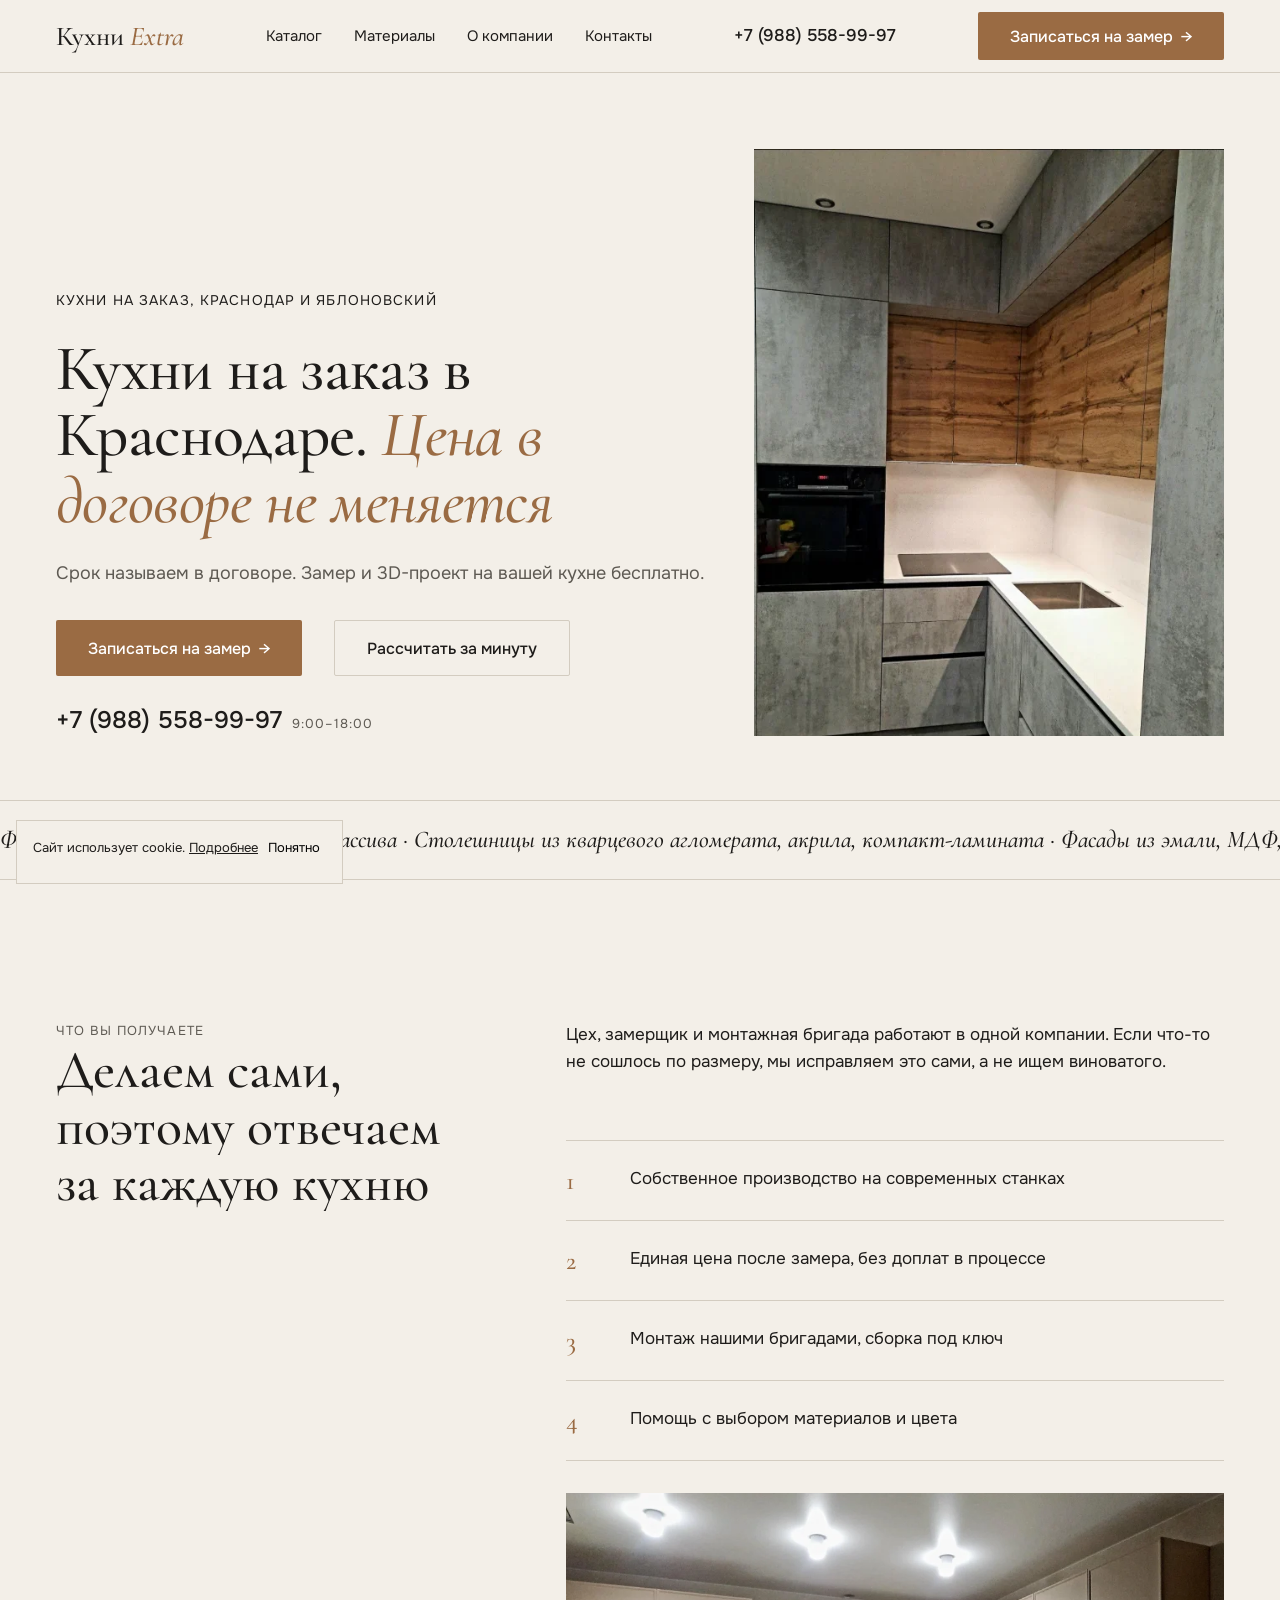
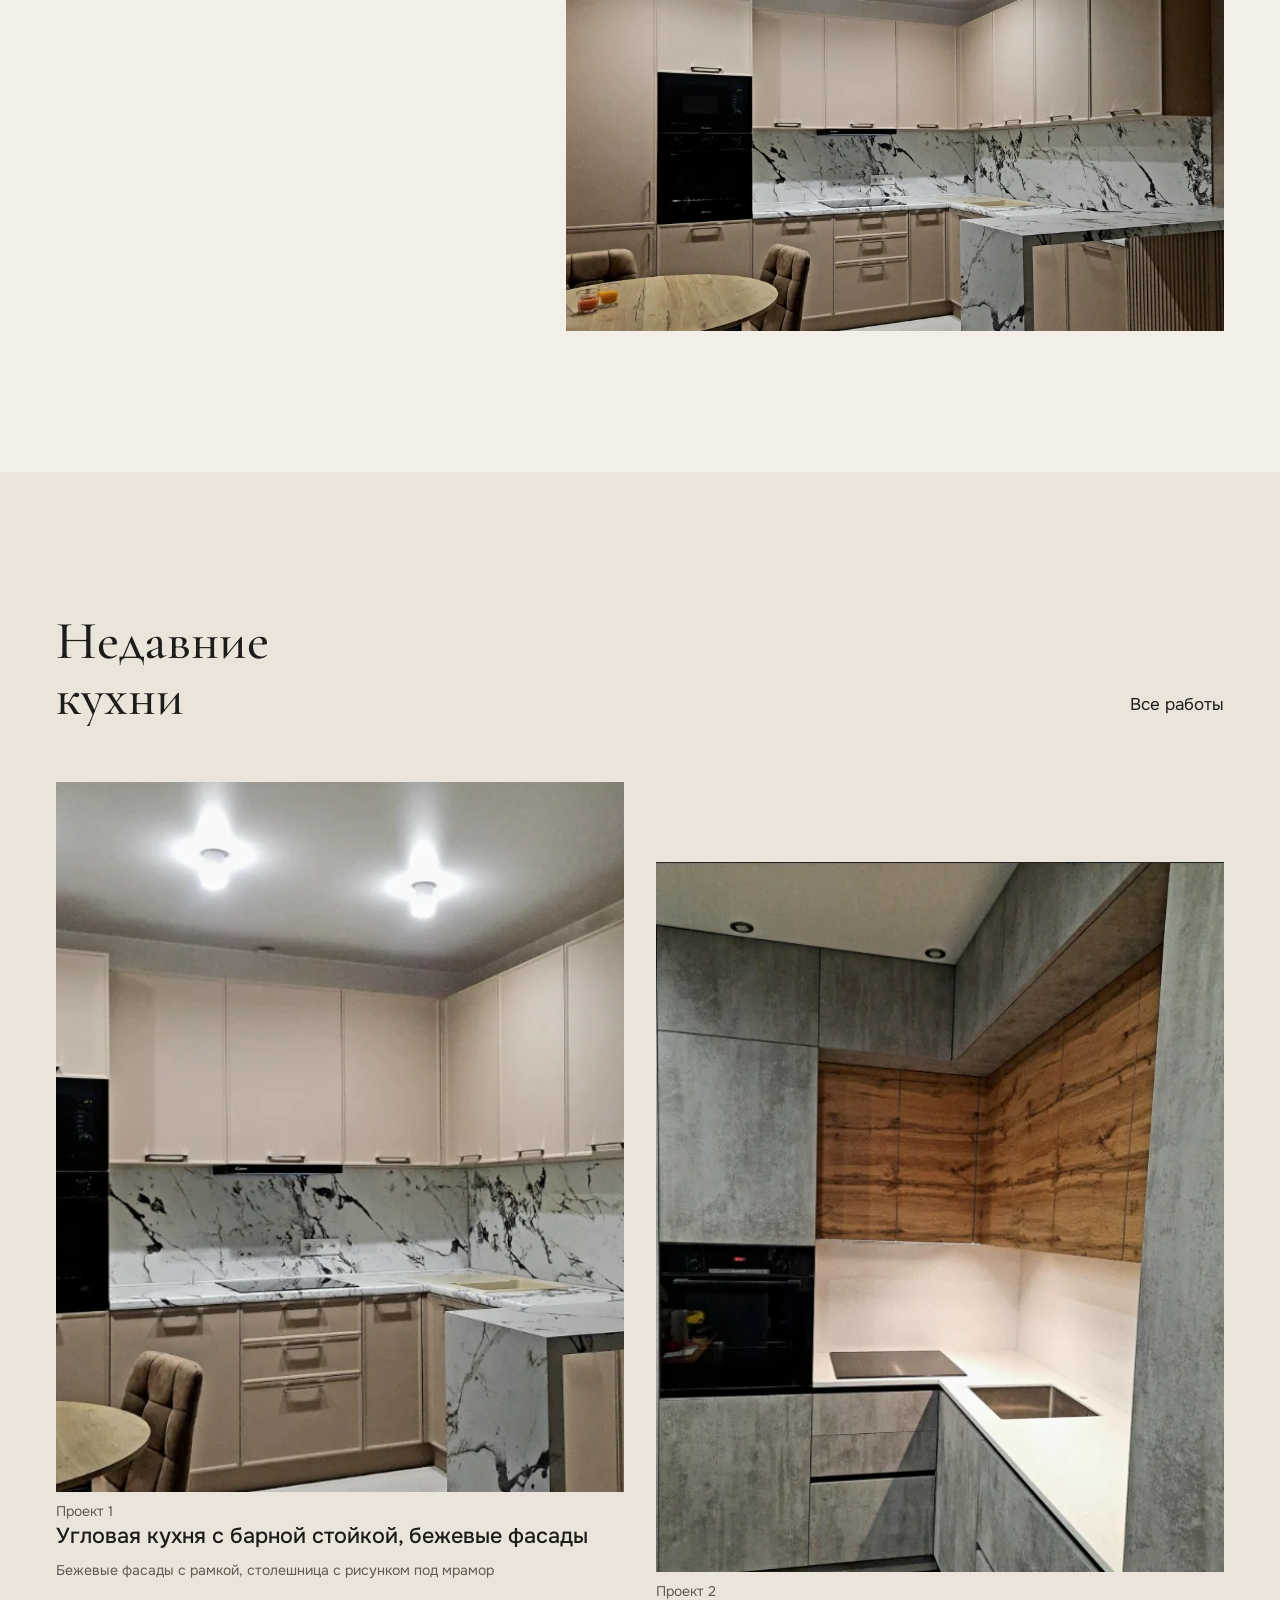
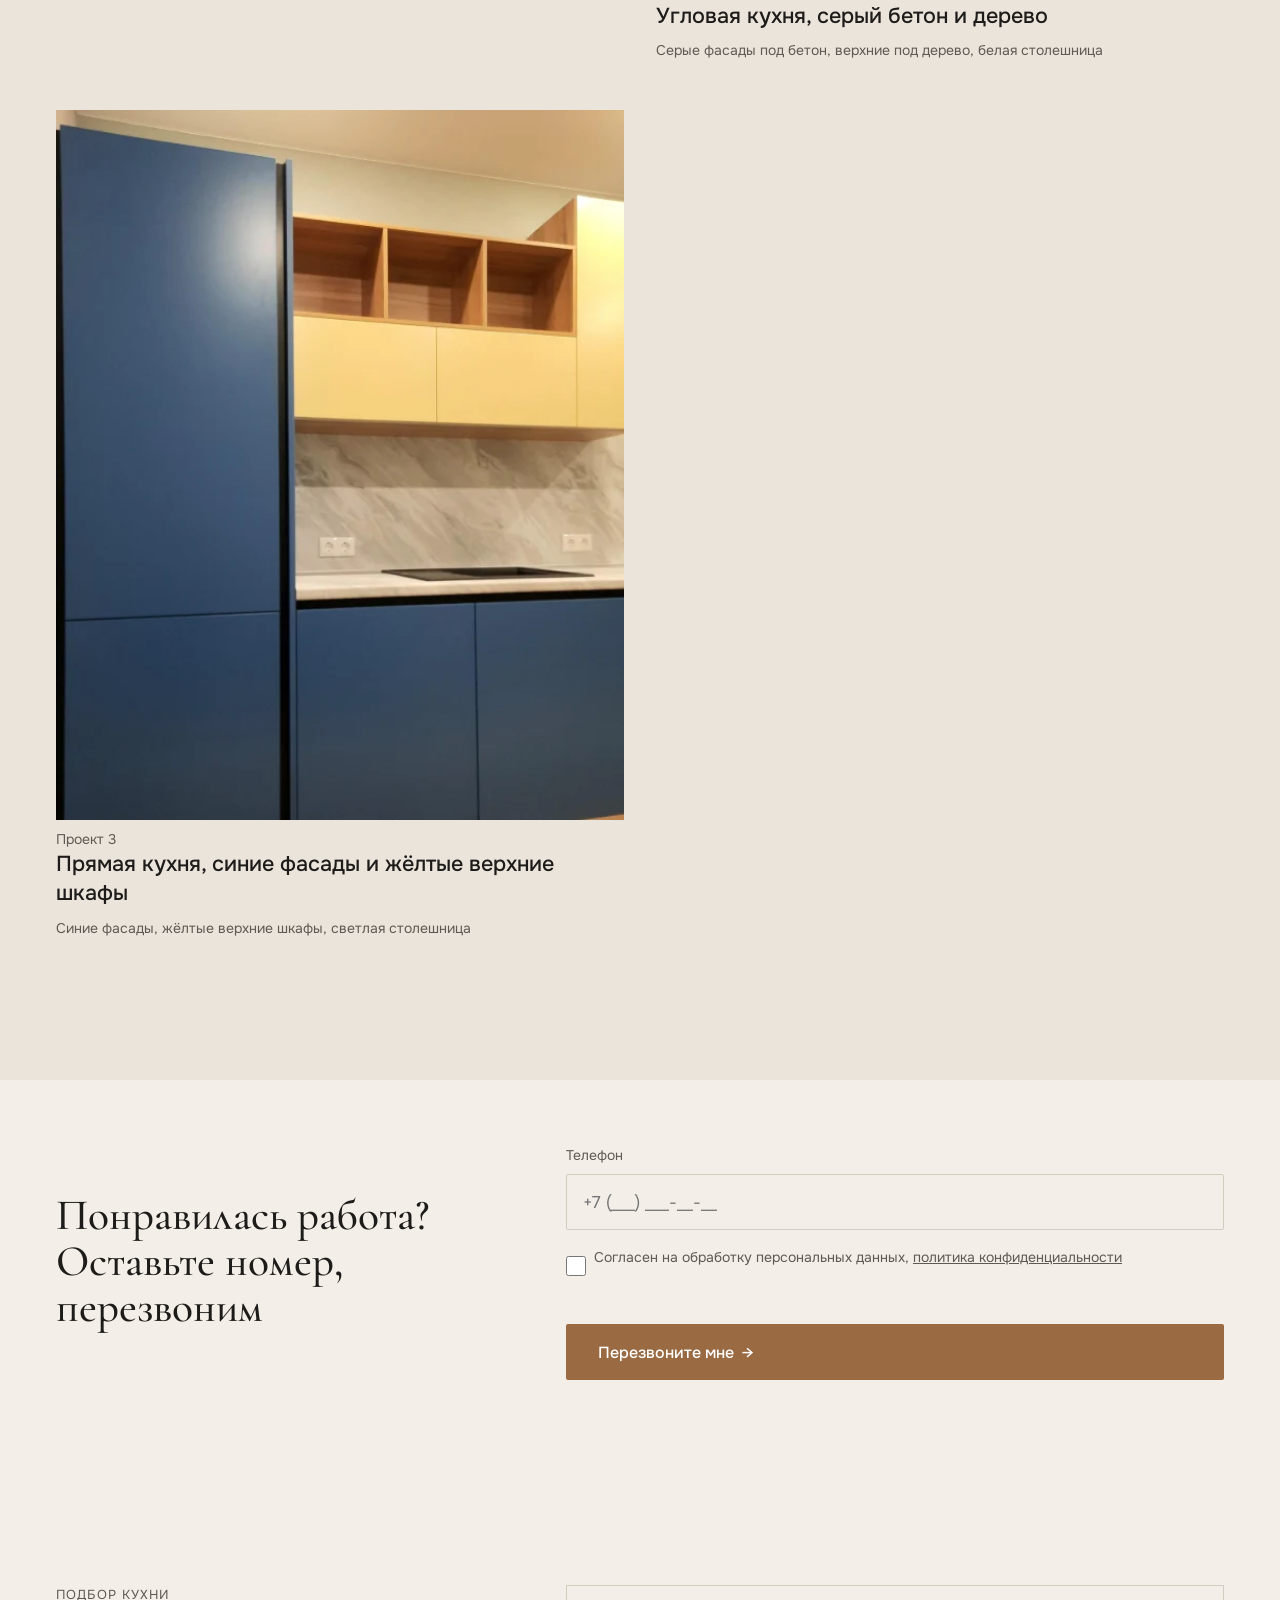
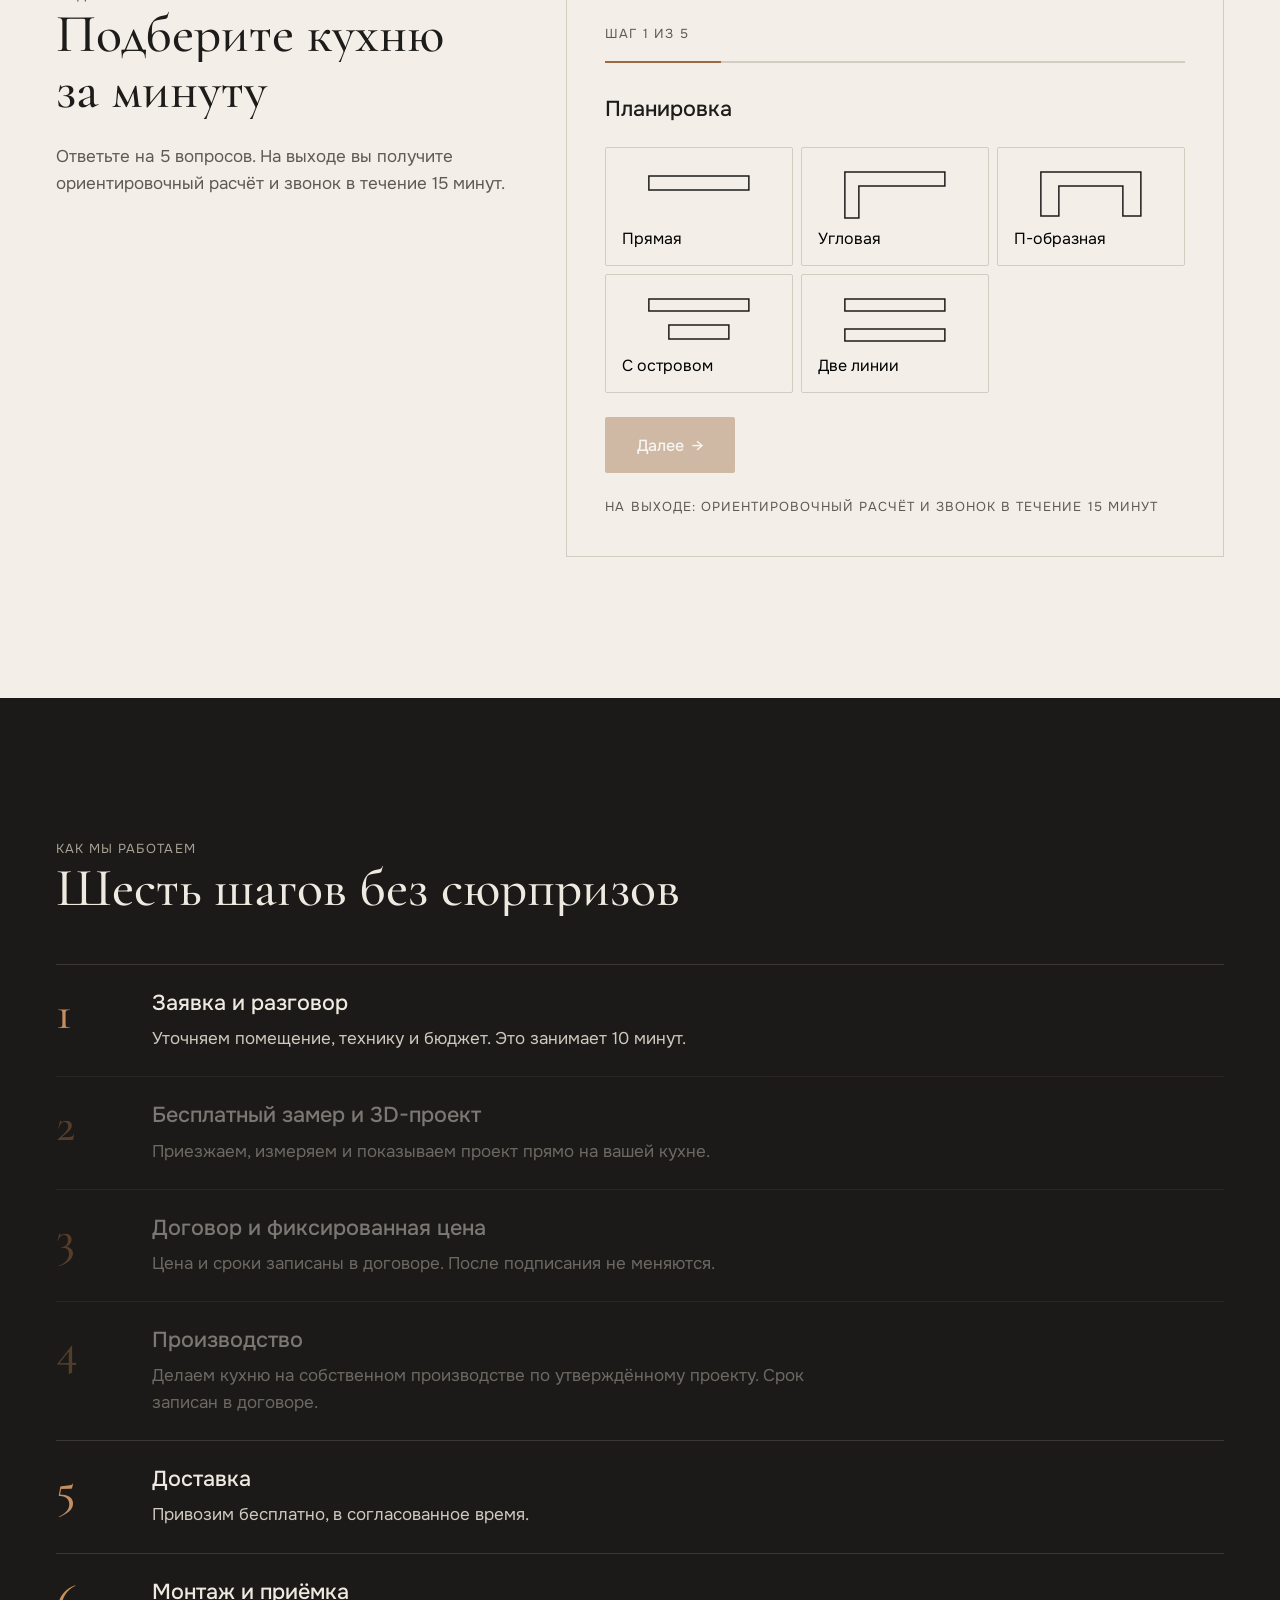
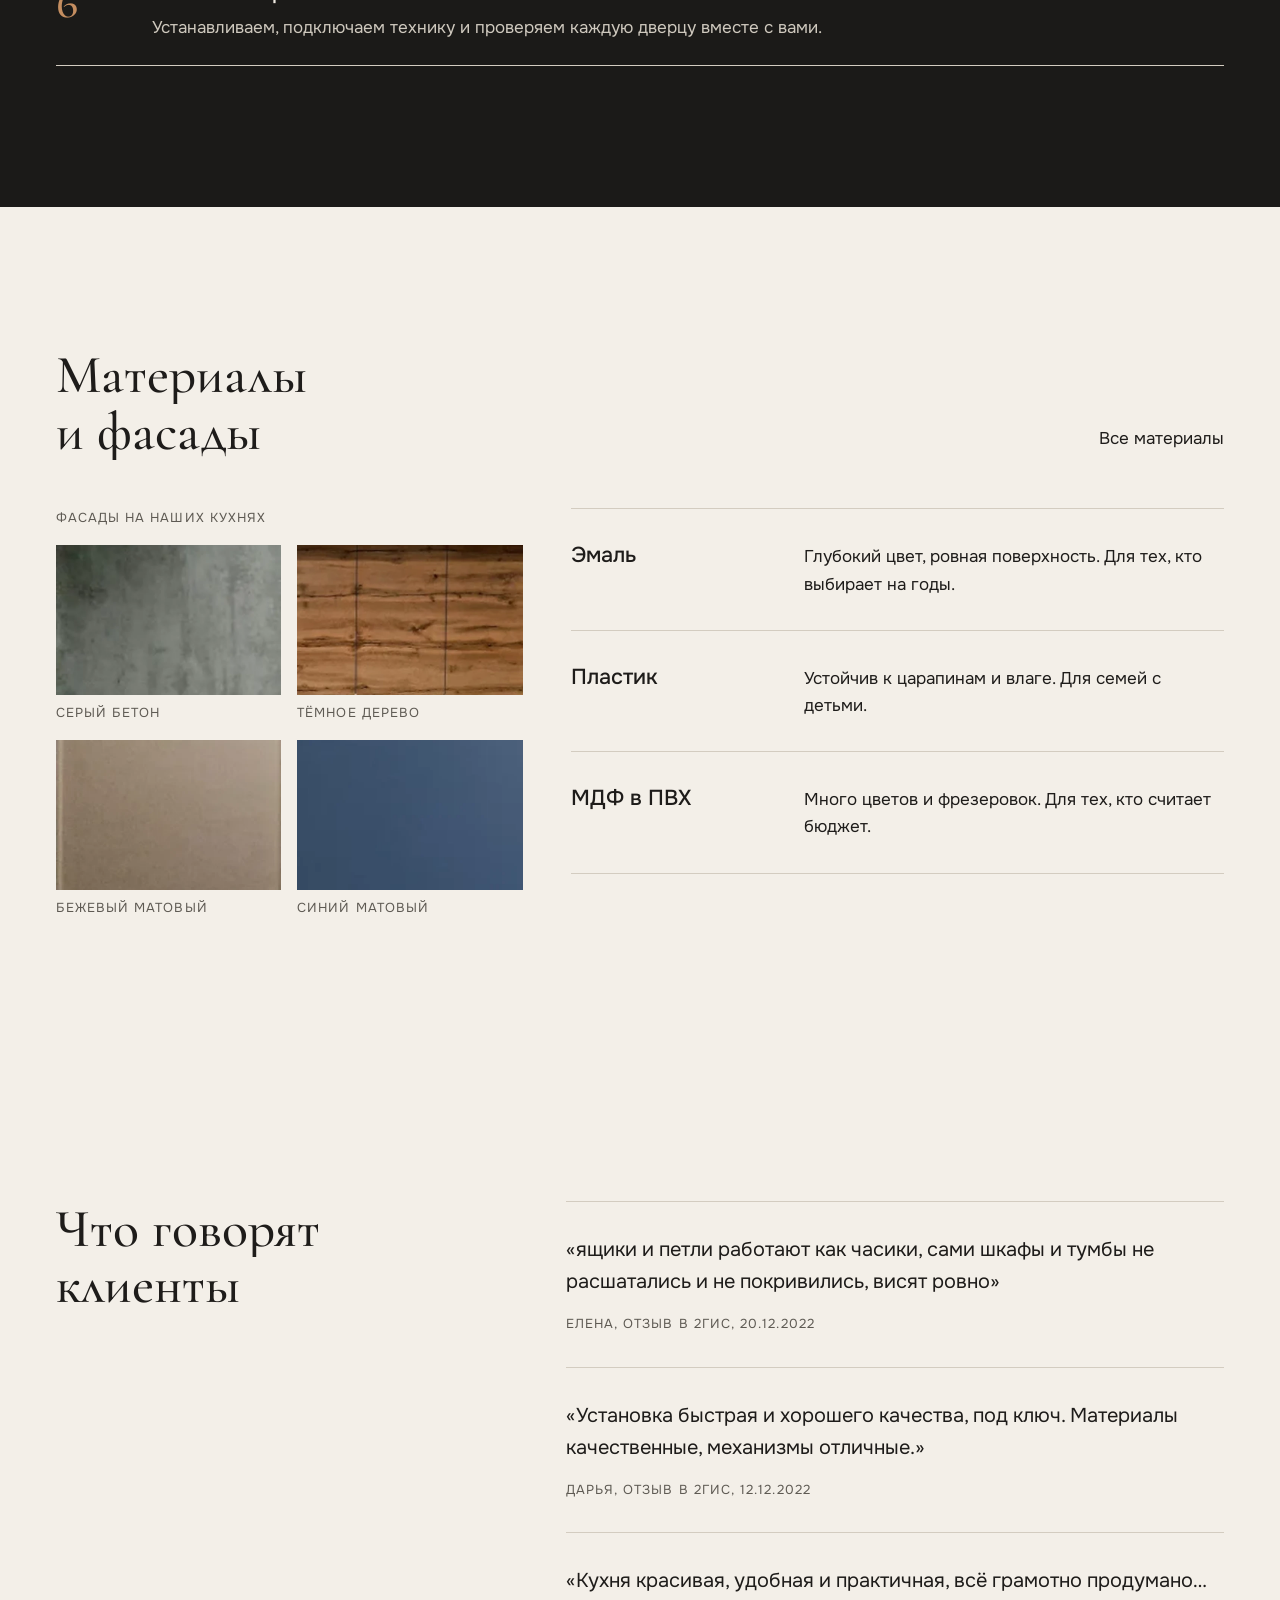
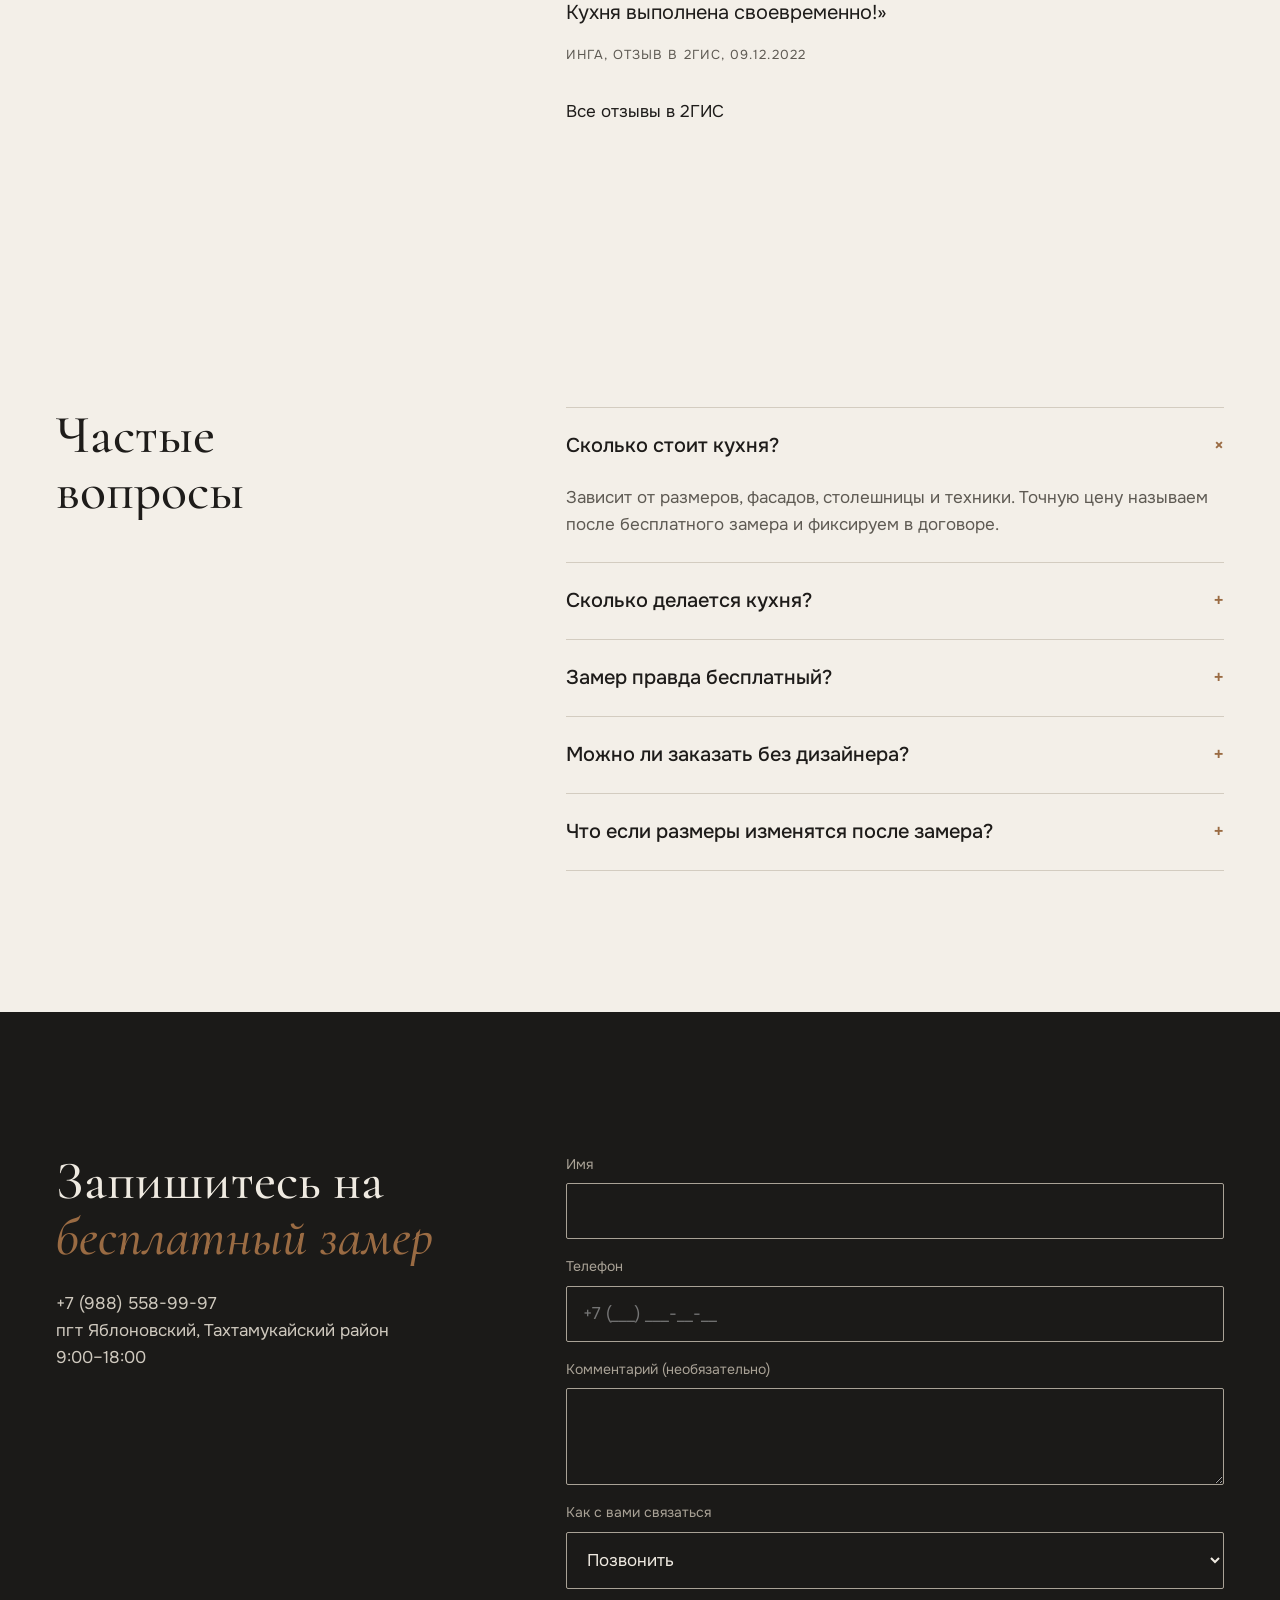
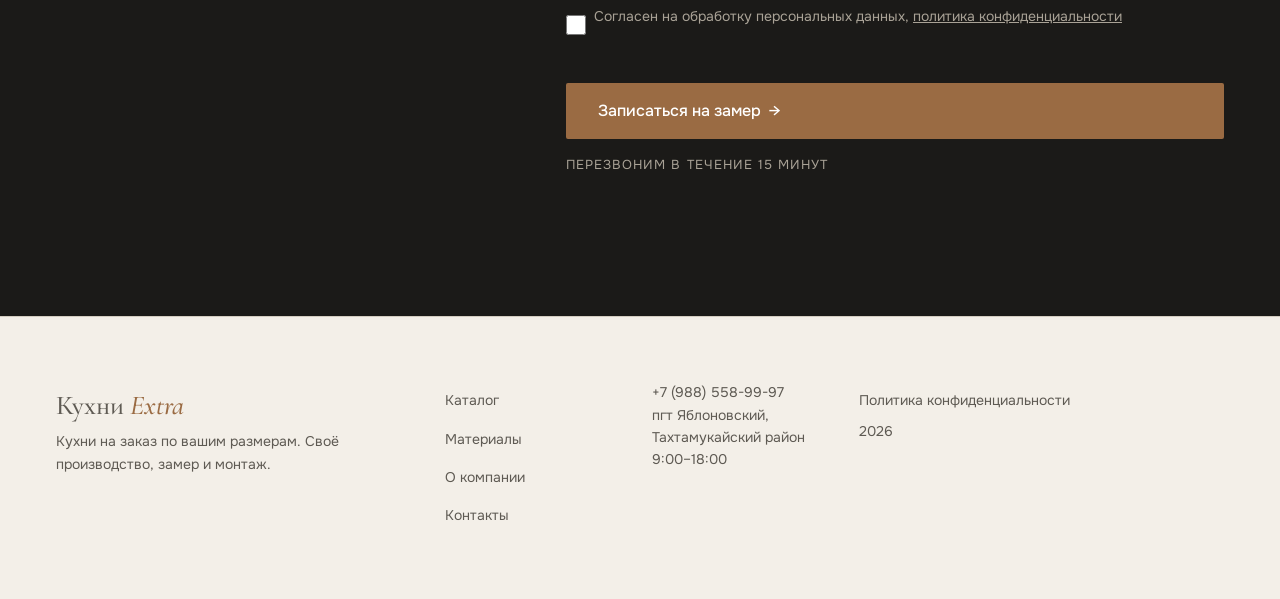
<file: index.html>
<!doctype html><html lang="ru"><head><meta charset="utf-8"><meta name="viewport" content="width=device-width,initial-scale=1"><link rel="preconnect" href="https://fonts.googleapis.com"><link rel="preconnect" href="https://fonts.gstatic.com" crossorigin><link href="https://fonts.googleapis.com/css2?family=Cormorant+Garamond:ital,wght@0,400;0,500;0,600;1,500&family=Onest:wght@400;500;600&subset=cyrillic,latin&display=swap" rel="stylesheet"><link rel="stylesheet" href="css/style.css">
<title>Кухни на заказ Краснодар | Кухни Extra</title>
<meta name="description" content="Кухни на заказ в Краснодар по вашим размерам. Собственное производство, бесплатный замер и 3D-проект, фиксированная цена после договора.">
<meta property="og:title" content="Кухни Extra: кухни на заказ Краснодар"><meta property="og:type" content="website"><meta property="og:image" content="img/hero-kitchen.webp">
<script type="application/ld+json">{"@context":"https://schema.org","@type":"FurnitureStore","name":"Кухни Extra","telephone":"+7 (988) 558-99-97","address":{"@type":"PostalAddress","addressLocality":"Краснодар","streetAddress":"пгт Яблоновский, Тахтамукайский район"},"openingHours":"09:00-18:00"}</script></head><body>
<main>
<section class="hero"><div class="wrap"><div class="grid g2r" style="align-items:end"><div><p class="label hl rv">Кухни на заказ, Краснодар и Яблоновский</p><h1 class="rv">Кухни на заказ в Краснодаре. <em>Цена в договоре не меняется</em></h1><p class="sub rv">Срок называем в договоре. Замер и 3D-проект на вашей кухне бесплатно.</p><div class="acts rv"><a class="btn" href="#zamer">Записаться на замер <i>→</i></a><a class="btn ghost" href="#podbor">Рассчитать за минуту</a></div><p class="rv" style="margin-top:32px"><a class="phone" href="tel:+79885589997">+7 (988) 558-99-97</a><span class="label"> &nbsp;9:00–18:00</span></p></div><div class="side"><div data-px><img class="hi reveal" src="img/hero-kitchen.webp" alt="Угловая кухня: серые фасады под бетон, верхние шкафы под дерево" width="582" height="700"></div></div></div></div></section>
<div class="mq" aria-hidden="true"><div>Фасады из эмали, МДФ, пластика, массива · Столешницы из кварцевого агломерата, акрила, компакт-ламината · Фасады из эмали, МДФ, пластика, массива · Столешницы из кварцевого агломерата, акрила, компакт-ламината · </div></div>
<section><div class="wrap"><div class="grid g2"><div><p class="label rv">Что вы получаете</p><h2 data-lines="Делаем сами,|поэтому отвечаем|за каждую кухню"></h2></div>
<div class="grid" style="gap:32px"><p class="rv">Цех, замерщик и монтажная бригада работают в одной компании. Если что-то не сошлось по размеру, мы исправляем это сами, а не ищем виноватого.</p>
<ol class="nl rv"><li><b>1</b>Собственное производство на современных станках</li><li><b>2</b>Единая цена после замера, без доплат в процессе</li><li><b>3</b>Монтаж нашими бригадами, сборка под ключ</li><li><b>4</b>Помощь с выбором материалов и цвета</li></ol>
<img class="pw reveal" src="img/kitchen-a-1.webp" alt="Угловая кухня с бежевыми фасадами и мраморным фартуком" width="1115" height="679" loading="lazy"></div></div></div></section>
<section class="alt"><div class="wrap"><div style="display:flex;justify-content:space-between;align-items:end;gap:24px;flex-wrap:wrap"><h2 data-lines="Недавние|кухни"></h2><a class="lnk" href="catalog.html">Все работы</a></div>
<div class="cards two" style="margin-top:56px" id="prev"></div></div></section>
<section style="padding:64px 0"><div class="wrap"><div class="grid g2" style="align-items:center"><h2 class="rv" style="font-size:clamp(2rem,3.4vw,3rem)">Понравилась работа? Оставьте номер, перезвоним</h2><form class="f rv" data-lead novalidate><label>Телефон<input name="phone" type="tel" autocomplete="tel" placeholder="+7 (___) ___-__-__"></label><label class="chk"><input type="checkbox" name="agree"><span>Согласен на обработку персональных данных, <a href="privacy.html">политика конфиденциальности</a></span></label><p class="err" role="alert"></p><button class="btn" type="submit">Перезвоните мне <i>→</i></button></form></div></div></section><section id="podbor"><div class="wrap"><div class="grid g2" style="align-items:start"><div><p class="label rv">Подбор кухни</p><h2 data-lines="Подберите кухню|за минуту"></h2><p class="rv" style="margin-top:24px;color:var(--ink-soft)">Ответьте на 5 вопросов. На выходе вы получите ориентировочный расчёт и звонок в течение 15 минут.</p></div>
<div class="quiz rv" id="quiz"><div class="label" id="qstep">Шаг 1 из 5</div><div class="bar"><i></i></div><div id="qbody"></div><div class="qn"><button class="btn ghost" id="qback" type="button" hidden>Назад</button><button class="btn" id="qnext" type="button" disabled>Далее <i>→</i></button></div><p class="label" style="margin-top:24px">На выходе: ориентировочный расчёт и звонок в течение 15 минут</p></div></div></div></section>
<section class="dark"><div class="wrap"><p class="label">Как мы работаем</p><h2 data-lines="Шесть шагов без сюрпризов" style="margin-bottom:48px"></h2>
<ol class="nl steps"><li><b>1</b><div><h3>Заявка и разговор</h3><p>Уточняем помещение, технику и бюджет. Это занимает 10 минут.</p></div></li><li><b>2</b><div><h3>Бесплатный замер и 3D-проект</h3><p>Приезжаем, измеряем и показываем проект прямо на вашей кухне.</p></div></li><li><b>3</b><div><h3>Договор и фиксированная цена</h3><p>Цена и сроки записаны в договоре. После подписания не меняются.</p></div></li><li><b>4</b><div><h3>Производство</h3><p>Делаем кухню на собственном производстве по утверждённому проекту. Срок записан в договоре.</p></div></li><li><b>5</b><div><h3>Доставка</h3><p>Привозим бесплатно, в согласованное время.</p></div></li><li><b>6</b><div><h3>Монтаж и приёмка</h3><p>Устанавливаем, подключаем технику и проверяем каждую дверцу вместе с вами.</p></div></li></ol></div></section>
<section><div class="wrap"><div style="display:flex;justify-content:space-between;align-items:end;flex-wrap:wrap;gap:24px"><h2 data-lines="Материалы|и фасады"></h2><a class="lnk" href="materials.html">Все материалы</a></div>
<div class="mat rv" style="margin-top:48px"><div><p class="label" style="margin-bottom:16px">Фасады на наших кухнях</p><div class="sw"><figure><img src="img/sw-concrete.webp" alt="Фасад: серый бетон" width="600" height="400" loading="lazy"><figcaption class="label">Серый бетон</figcaption></figure><figure><img src="img/sw-wood.webp" alt="Фасад: тёмное дерево" width="600" height="400" loading="lazy"><figcaption class="label">Тёмное дерево</figcaption></figure><figure><img src="img/sw-beige.webp" alt="Фасад: бежевый матовый" width="600" height="400" loading="lazy"><figcaption class="label">Бежевый матовый</figcaption></figure><figure><img src="img/sw-blue.webp" alt="Фасад: синий матовый" width="600" height="400" loading="lazy"><figcaption class="label">Синий матовый</figcaption></figure></div></div><div><div class="mrow"><h3>Эмаль</h3><p>Глубокий цвет, ровная поверхность. Для тех, кто выбирает на годы.</p></div><div class="mrow"><h3>Пластик</h3><p>Устойчив к царапинам и влаге. Для семей с детьми.</p></div><div class="mrow"><h3>МДФ в ПВХ</h3><p>Много цветов и фрезеровок. Для тех, кто считает бюджет.</p></div></div></div></div></section>

<section><div class="wrap"><div class="grid g2"><h2 data-lines="Что говорят|клиенты"></h2><div>
<!-- Отзывы с 2ГИС, фамилии опущены --><blockquote class="rv" style="padding:32px 0;border-top:1px solid var(--line)"><p style="font-size:20px;line-height:32px;max-width:60ch">«ящики и петли работают как часики, сами шкафы и тумбы не расшатались и не покривились, висят ровно»</p><p class="label" style="margin-top:16px">Елена, отзыв в 2ГИС, 20.12.2022</p></blockquote><blockquote class="rv" style="padding:32px 0;border-top:1px solid var(--line)"><p style="font-size:20px;line-height:32px;max-width:60ch">«Установка быстрая и хорошего качества, под ключ. Материалы качественные, механизмы отличные.»</p><p class="label" style="margin-top:16px">Дарья, отзыв в 2ГИС, 12.12.2022</p></blockquote><blockquote class="rv" style="padding:32px 0;border-top:1px solid var(--line)"><p style="font-size:20px;line-height:32px;max-width:60ch">«Кухня красивая, удобная и практичная, всё грамотно продумано… Кухня выполнена своевременно!»</p><p class="label" style="margin-top:16px">Инга, отзыв в 2ГИС, 09.12.2022</p></blockquote><a class="lnk" href="https://2gis.ru/pgt-yablonovskij/inside/3237597887443473/firm/70000001065622604">Все отзывы в 2ГИС</a></div></div></div></section>

<section><div class="wrap"><div class="grid g2"><h2 data-lines="Частые|вопросы"></h2><div>
<details open><summary>Сколько стоит кухня?</summary><div class="a"><div><p>Зависит от размеров, фасадов, столешницы и техники. Точную цену называем после бесплатного замера и фиксируем в договоре.</p></div></div></details><details><summary>Сколько делается кухня?</summary><div class="a"><div><p>Срок называем в договоре после замера и держим его: клиенты в отзывах отмечают, что кухню сделали в оговорённый срок.</p></div></div></details><details><summary>Замер правда бесплатный?</summary><div class="a"><div><p>Да. Замер и 3D-проект бесплатны и ни к чему не обязывают.</p></div></div></details><details><summary>Можно ли заказать без дизайнера?</summary><div class="a"><div><p>Можно. Проект делает наш специалист на замере.</p></div></div></details><details><summary>Что если размеры изменятся после замера?</summary><div class="a"><div><p>Мы замеряем перед запуском в производство. Если размеры изменились, пересчитываем проект до изготовления.</p></div></div></details></div></div></div></section>
<section class="dark" id="zamer"><div class="wrap"><div class="grid g2"><div><h2 data-lines="Запишитесь на|<em>бесплатный замер</em>"></h2><p style="margin-top:24px">+7 (988) 558-99-97<br>пгт Яблоновский, Тахтамукайский район<br>9:00–18:00</p></div>
<form class="f" data-lead novalidate><label>Имя<input name="name" autocomplete="name"></label><label>Телефон<input name="phone" type="tel" autocomplete="tel" placeholder="+7 (___) ___-__-__"></label><label>Комментарий (необязательно)<textarea name="comment" rows="3"></textarea></label><label>Как с вами связаться<select name="via"><option>Позвонить</option><option>Telegram</option><option>WhatsApp</option></select></label><label class="chk"><input type="checkbox" name="agree"><span>Согласен на обработку персональных данных, <a href="privacy.html">политика конфиденциальности</a></span></label><p class="err" role="alert"></p><button class="btn" type="submit">Записаться на замер <i>→</i></button><p class="label">Перезвоним в течение 15 минут</p></form></div></div></section>
</main><script src="js/main.js"></script>
</body></html>
</file>
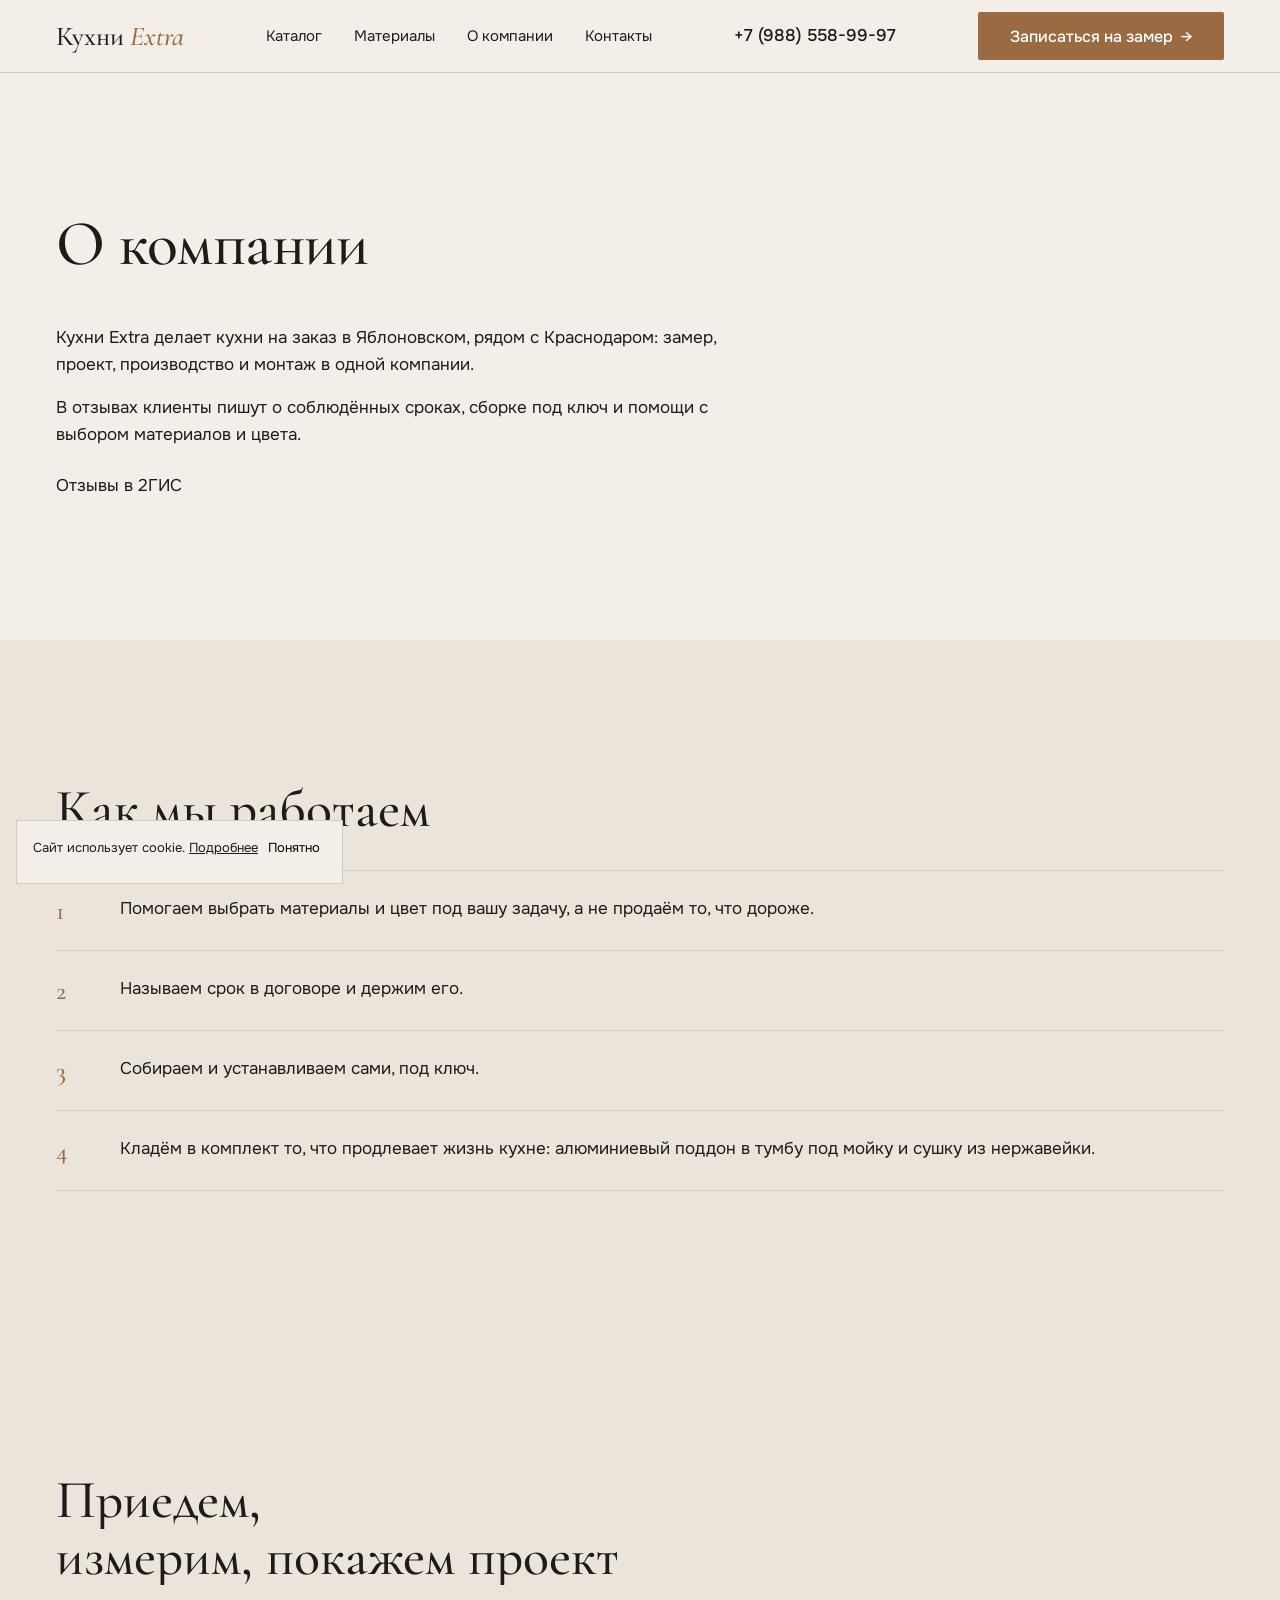
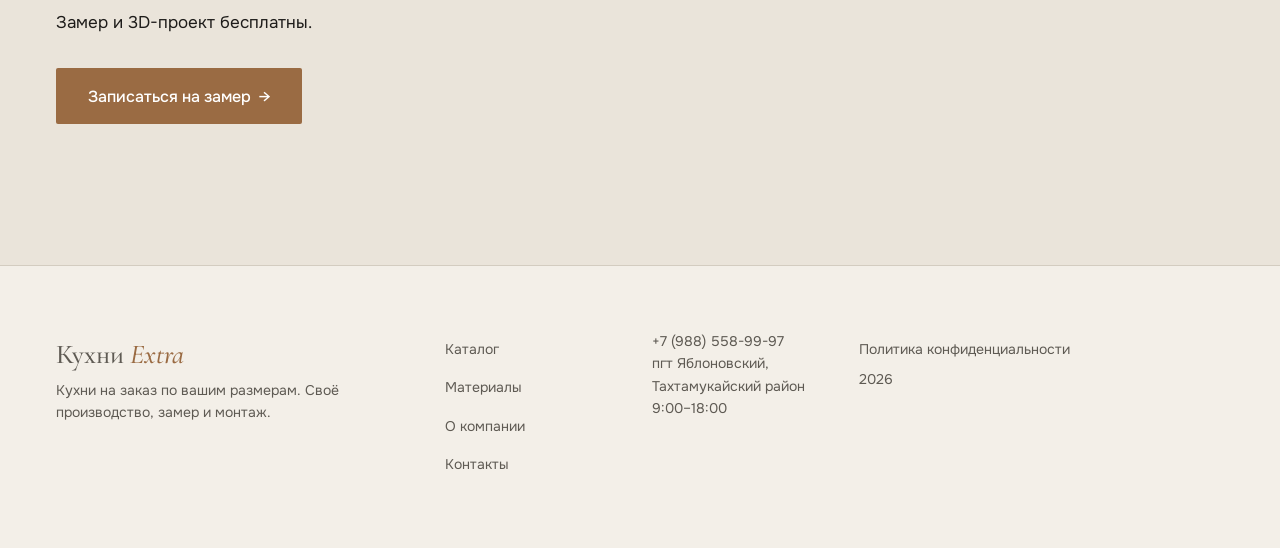
<file: about.html>
<!doctype html><html lang="ru"><head><meta charset="utf-8"><meta name="viewport" content="width=device-width,initial-scale=1"><link rel="preconnect" href="https://fonts.googleapis.com"><link rel="preconnect" href="https://fonts.gstatic.com" crossorigin><link href="https://fonts.googleapis.com/css2?family=Cormorant+Garamond:ital,wght@0,400;0,500;0,600;1,500&family=Onest:wght@400;500;600&subset=cyrillic,latin&display=swap" rel="stylesheet"><link rel="stylesheet" href="css/style.css">
<title>О компании «Кухни Extra», Краснодар</title><meta name="description" content="Кухни на заказ в Яблоновском: как мы работаем."><meta property="og:title" content="О компании «Кухни Extra», Краснодар"></head><body><main><section class=""><div class="wrap"><h1 data-lines="О компании" style="font-size:clamp(2.5rem,5vw,4.5rem)"></h1><div style="margin-top:48px;max-width:64ch"><p>Кухни Extra делает кухни на заказ в Яблоновском, рядом с Краснодаром: замер, проект, производство и монтаж в одной компании.</p><p style="margin-top:16px">В отзывах клиенты пишут о соблюдённых сроках, сборке под ключ и помощи с выбором материалов и цвета.</p><p style="margin-top:24px"><a class="lnk" href="https://2gis.ru/pgt-yablonovskij/inside/3237597887443473/firm/70000001065622604">Отзывы в 2ГИС</a></p></div></div></section><section class="alt"><div class="wrap"><h2 data-lines="Как мы работаем"></h2><ol class="nl rv"><li><b>1</b>Помогаем выбрать материалы и цвет под вашу задачу, а не продаём то, что дороже.</li><li><b>2</b>Называем срок в договоре и держим его.</li><li><b>3</b>Собираем и устанавливаем сами, под ключ.</li><li><b>4</b>Кладём в комплект то, что продлевает жизнь кухне: алюминиевый поддон в тумбу под мойку и сушку из нержавейки.</li></ol></div></section><section class="alt"><div class="wrap"><h2 data-lines="Приедем,|измерим, покажем проект"></h2><p style="margin:24px 0 32px">Замер и 3D-проект бесплатны.</p><a class="btn" href="index.html#zamer">Записаться на замер <i>→</i></a></div></section></main><script src="js/main.js"></script></body></html>
</file>
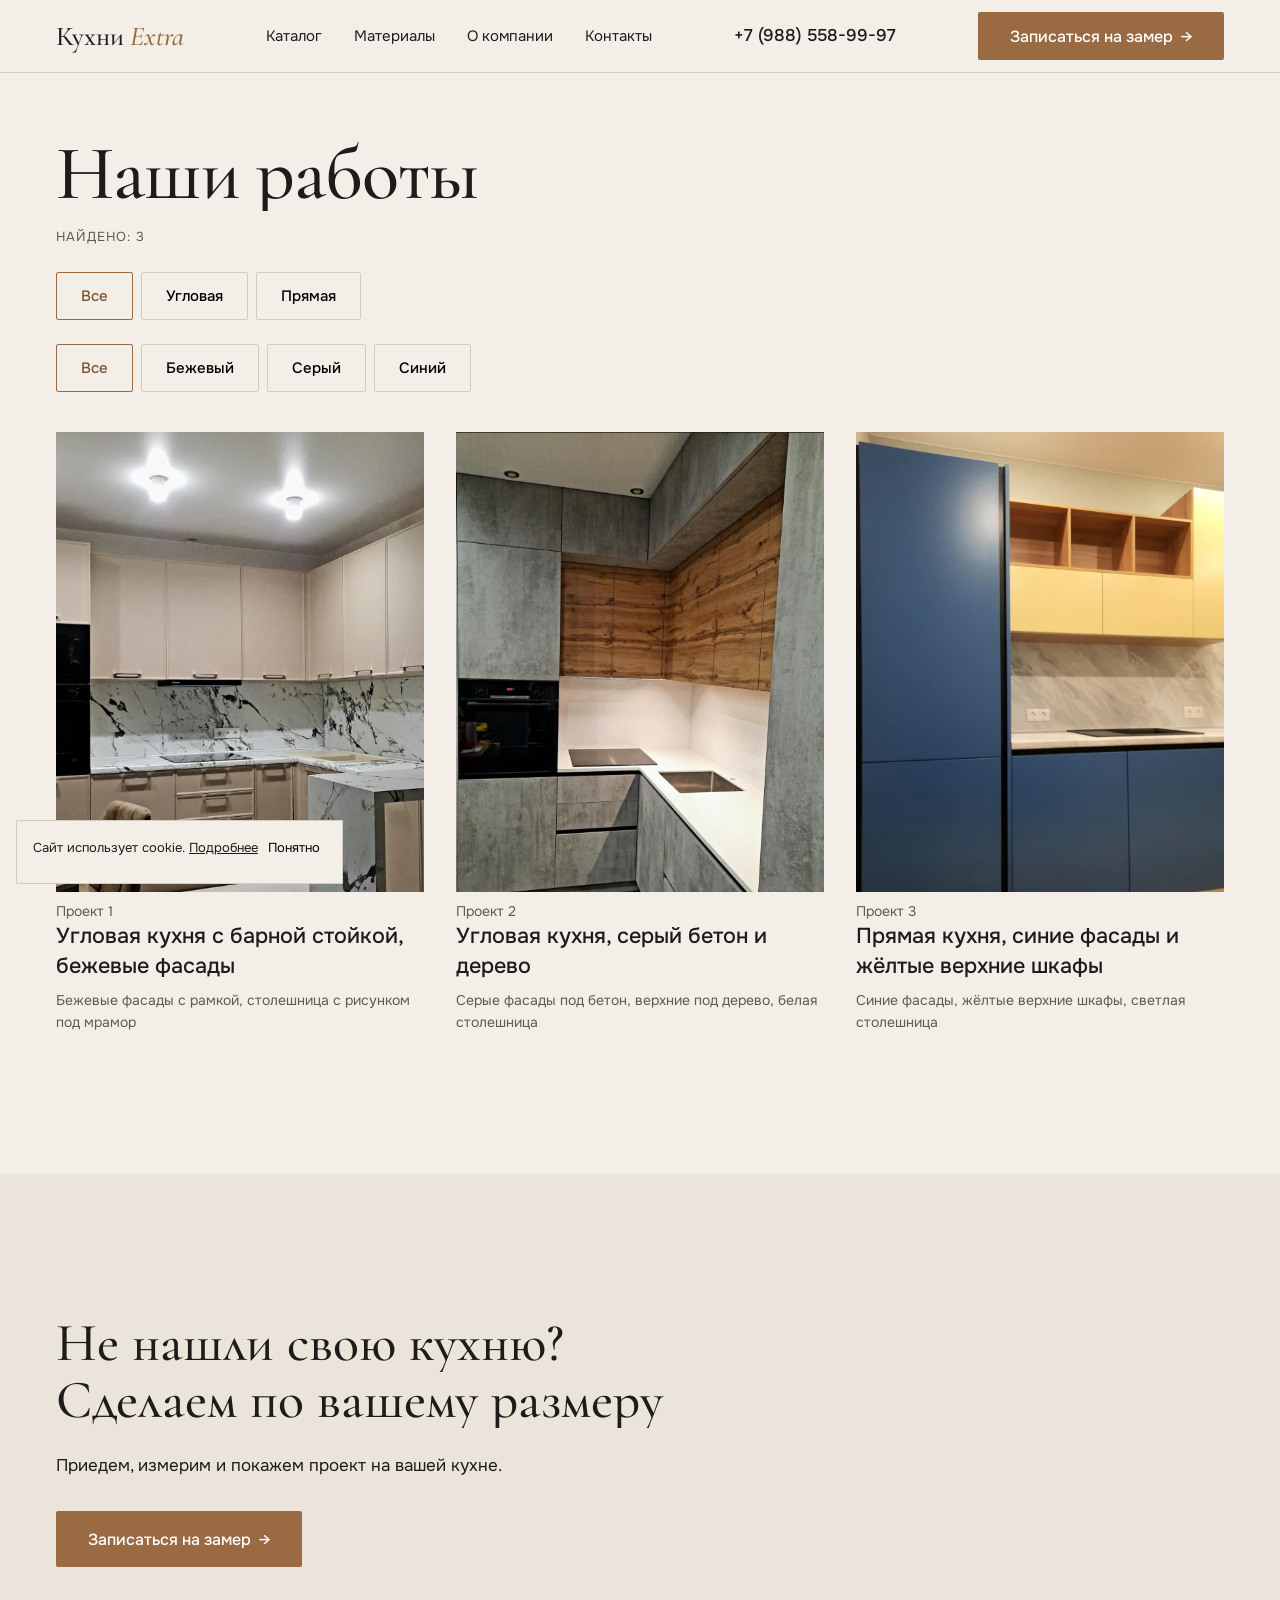
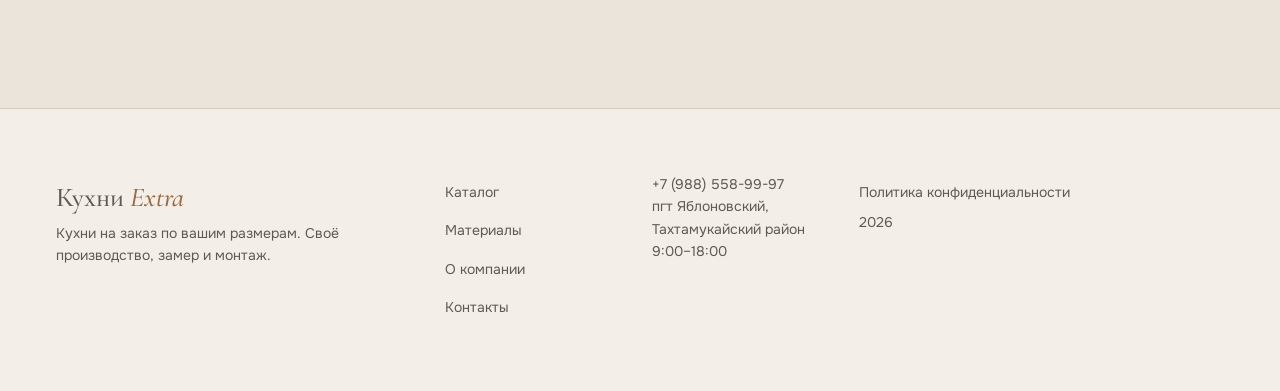
<file: catalog.html>
<!doctype html><html lang="ru"><head><meta charset="utf-8"><meta name="viewport" content="width=device-width,initial-scale=1"><link rel="preconnect" href="https://fonts.googleapis.com"><link rel="preconnect" href="https://fonts.gstatic.com" crossorigin><link href="https://fonts.googleapis.com/css2?family=Cormorant+Garamond:ital,wght@0,400;0,500;0,600;1,500&family=Onest:wght@400;500;600&subset=cyrillic,latin&display=swap" rel="stylesheet"><link rel="stylesheet" href="css/style.css">
<title>Наши работы: кухни на заказ Краснодар | Кухни Extra</title><meta name="description" content="Каталог готовых кухонь на заказ в Краснодар: прямые, угловые, П-образные, с островом. Материалы, размеры, ориентировочная стоимость.">
<meta property="og:title" content="Наши работы | Кухни Extra"></head><body><main><section style="padding-top:64px"><div class="wrap">
<h1 data-lines="Наши работы" style="font-size:clamp(3rem,6vw,5.5rem)"></h1><p class="label" style="margin-top:16px">Найдено: <span id="ccount">3</span></p>
<div class="tabs" id="fpl" role="group" aria-label="Планировка"></div><div class="tabs" id="fst" role="group" aria-label="Стиль"></div>

<div class="cards" id="cgrid" style="margin-top:40px"></div></div></section>
<section class="alt"><div class="wrap"><h2 data-lines="Не нашли свою кухню?|Сделаем по вашему размеру"></h2><p style="margin:24px 0 32px">Приедем, измерим и покажем проект на вашей кухне.</p><a class="btn" href="index.html#zamer">Записаться на замер <i>→</i></a></div></section>
</main><script src="js/main.js"></script></body></html>
</file>
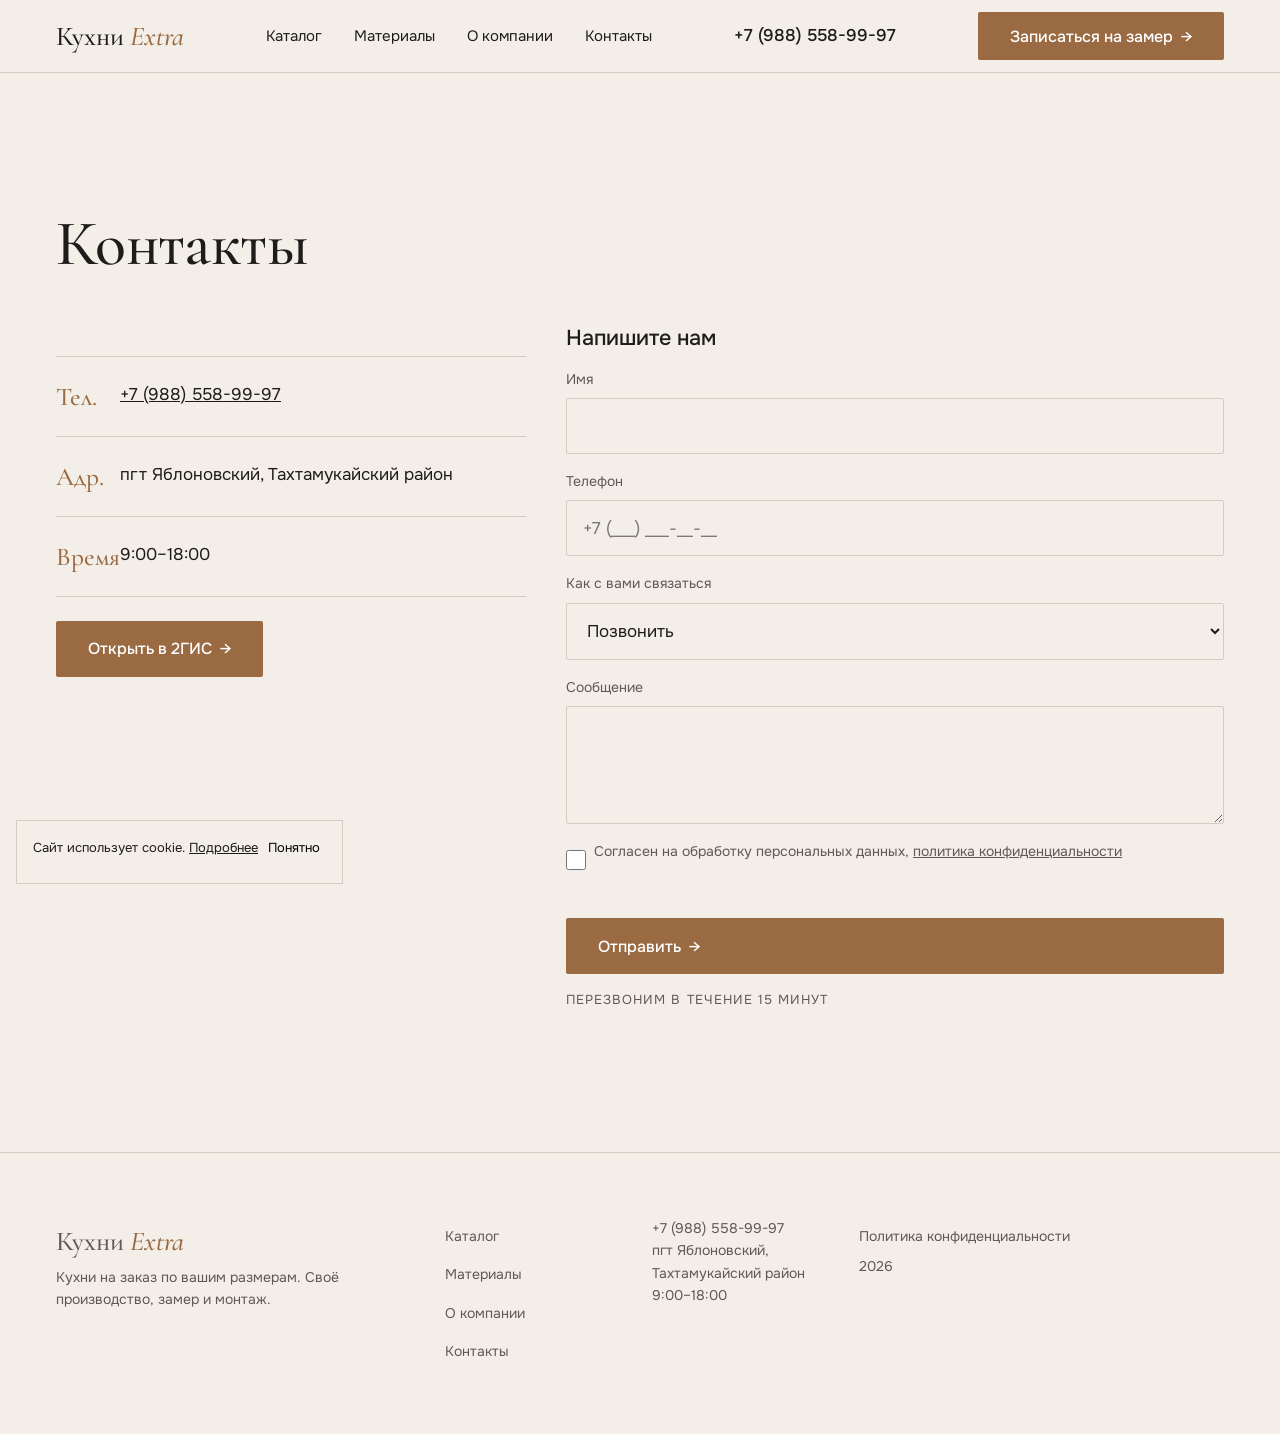
<file: contacts.html>
<!doctype html><html lang="ru"><head><meta charset="utf-8"><meta name="viewport" content="width=device-width,initial-scale=1"><link rel="preconnect" href="https://fonts.googleapis.com"><link rel="preconnect" href="https://fonts.gstatic.com" crossorigin><link href="https://fonts.googleapis.com/css2?family=Cormorant+Garamond:ital,wght@0,400;0,500;0,600;1,500&family=Onest:wght@400;500;600&subset=cyrillic,latin&display=swap" rel="stylesheet"><link rel="stylesheet" href="css/style.css">
<title>Контакты: кухни на заказ, Краснодар и Яблоновский | Кухни Extra</title><meta name="description" content="Телефон +7 988 558-99-97, пгт Яблоновский, режим работы 9:00–18:00."><meta property="og:title" content="Контакты: кухни на заказ, Краснодар и Яблоновский | Кухни Extra"></head><body><main><section class=""><div class="wrap"><h1 data-lines="Контакты" style="font-size:clamp(2.5rem,5vw,4.5rem)"></h1><div class="grid g2" style="margin-top:48px"><div><ol class="nl"><li><b>Тел.</b><a href="tel:+79885589997">+7 (988) 558-99-97</a></li><li><b>Адр.</b>пгт Яблоновский, Тахтамукайский район</li><li><b>Время</b>9:00–18:00</li></ol><p style="margin-top:24px"><a class="btn" href="https://2gis.ru/pgt-yablonovskij/inside/3237597887443473/firm/70000001065622604">Открыть в 2ГИС <i>→</i></a></p></div><form class="f" data-lead novalidate><h3>Напишите нам</h3><label>Имя<input name="name" autocomplete="name"></label><label>Телефон<input name="phone" type="tel" autocomplete="tel" placeholder="+7 (___) ___-__-__"></label><label>Как с вами связаться<select name="via"><option>Позвонить</option><option>Telegram</option><option>WhatsApp</option></select></label><label>Сообщение<textarea name="comment" rows="4"></textarea></label><label class="chk"><input type="checkbox" name="agree"><span>Согласен на обработку персональных данных, <a href="privacy.html">политика конфиденциальности</a></span></label><p class="err" role="alert"></p><button class="btn" type="submit">Отправить <i>→</i></button><p class="label">Перезвоним в течение 15 минут</p></form></div></div></section></main><script src="js/main.js"></script></body></html>
</file>
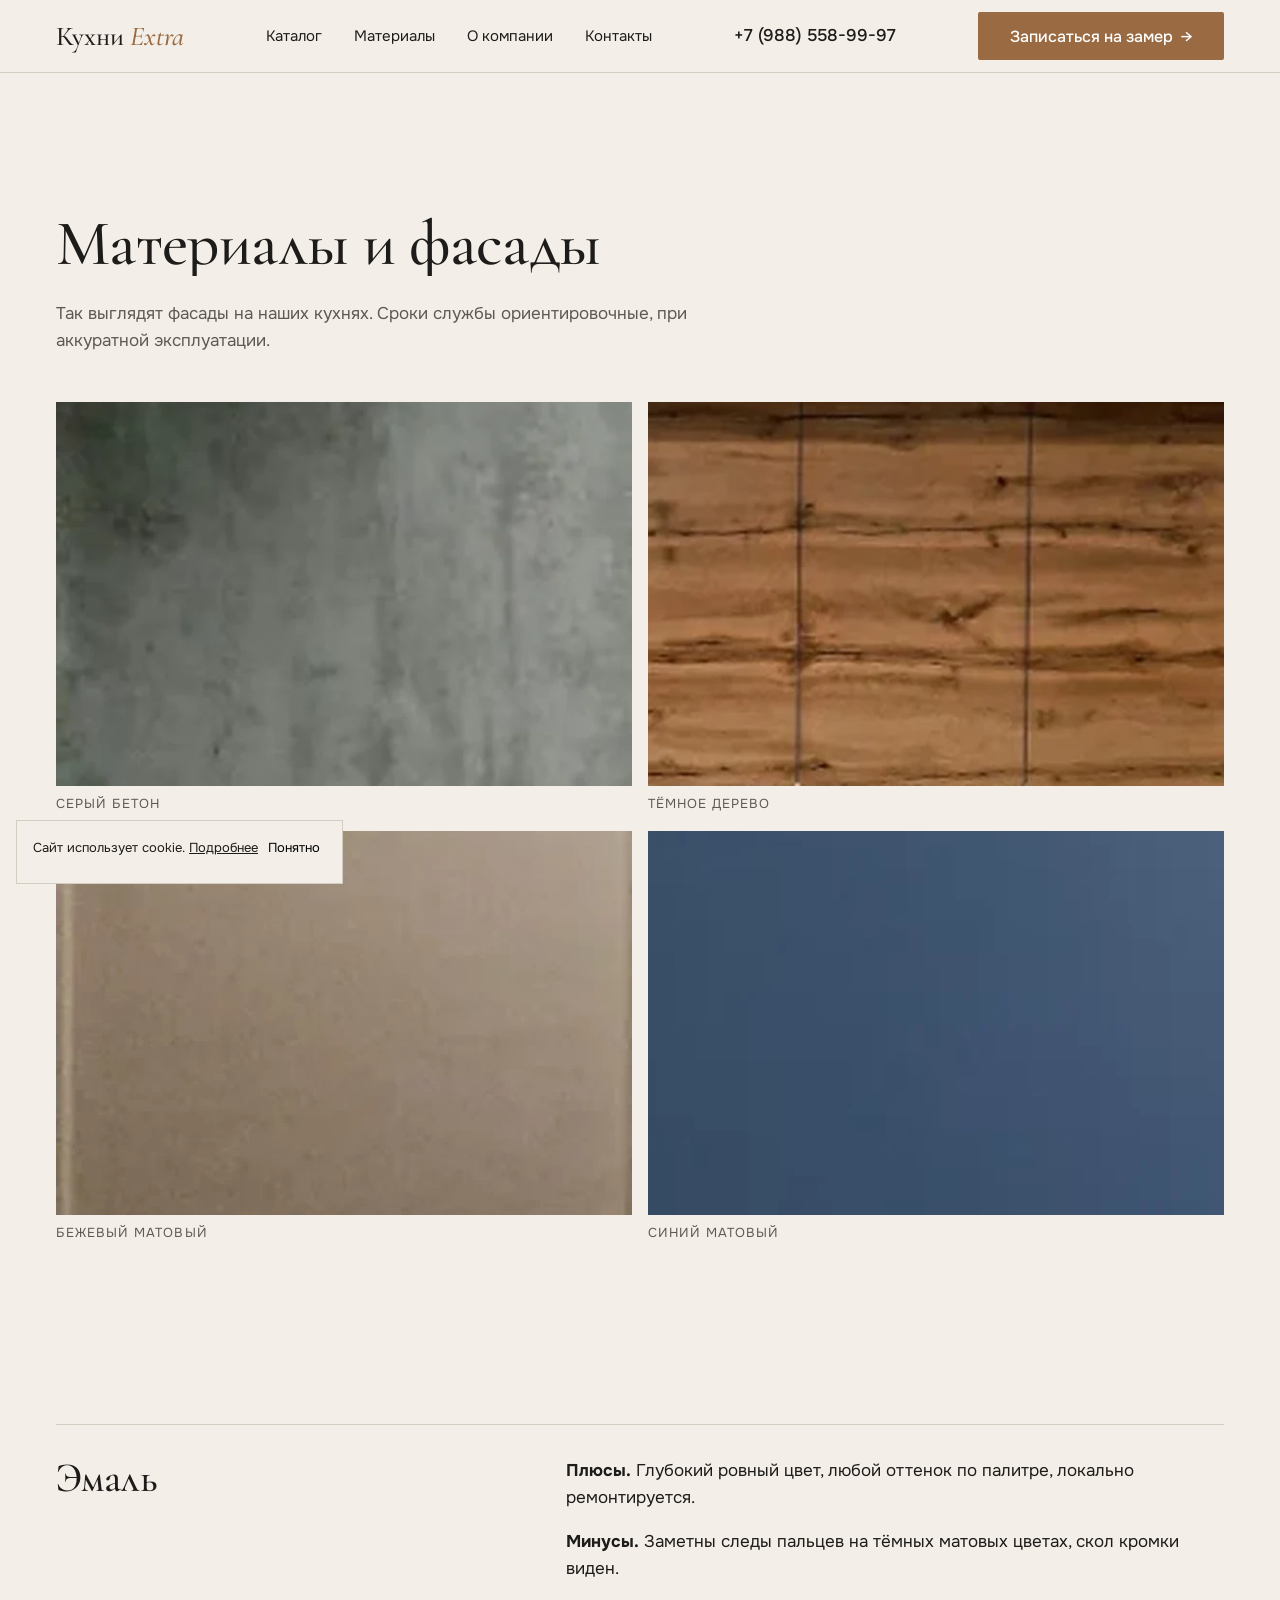
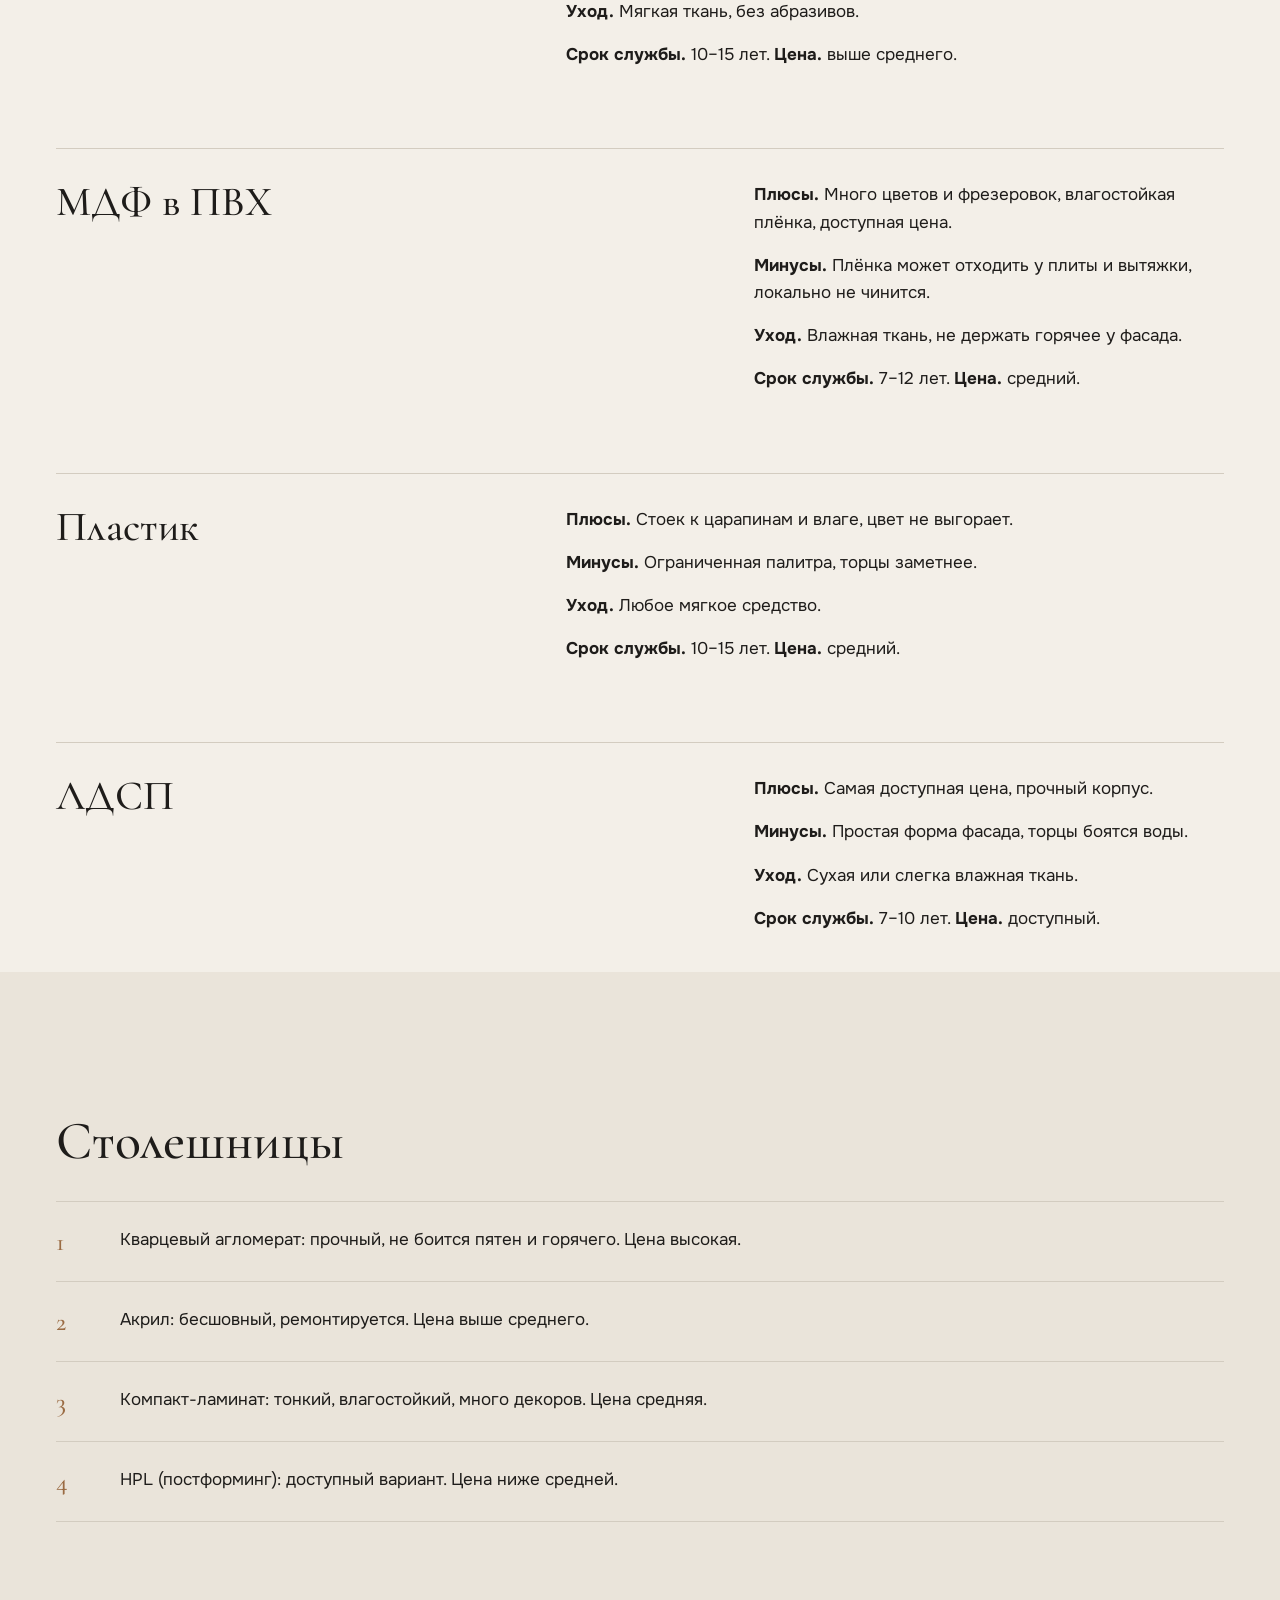
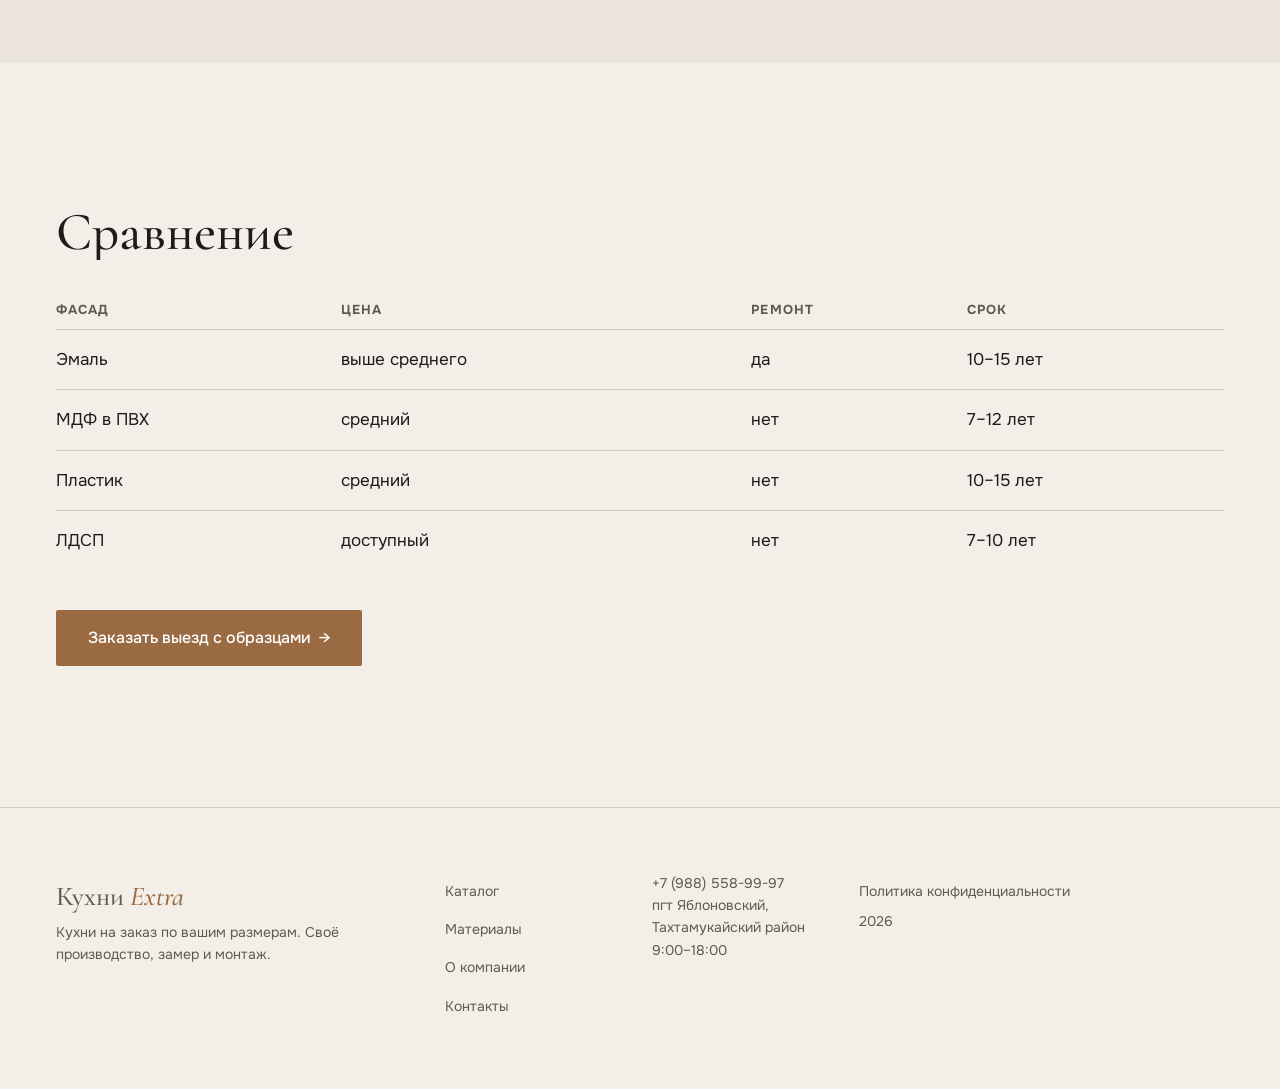
<file: materials.html>
<!doctype html><html lang="ru"><head><meta charset="utf-8"><meta name="viewport" content="width=device-width,initial-scale=1"><link rel="preconnect" href="https://fonts.googleapis.com"><link rel="preconnect" href="https://fonts.gstatic.com" crossorigin><link href="https://fonts.googleapis.com/css2?family=Cormorant+Garamond:ital,wght@0,400;0,500;0,600;1,500&family=Onest:wght@400;500;600&subset=cyrillic,latin&display=swap" rel="stylesheet"><link rel="stylesheet" href="css/style.css">
<title>Материалы для кухонь на заказ, Краснодар | Кухни Extra</title><meta name="description" content="Фасады и столешницы: плюсы и минусы, уход, срок службы и цена. Кухни Extra, Краснодар."><meta property="og:title" content="Материалы для кухонь на заказ, Краснодар | Кухни Extra"></head><body><main><section class=""><div class="wrap"><h1 data-lines="Материалы и фасады" style="font-size:clamp(2.5rem,5vw,4.5rem)"></h1><p style="margin:24px 0 48px;color:var(--ink-soft)">Так выглядят фасады на наших кухнях. Сроки службы ориентировочные, при аккуратной эксплуатации.</p><div class="sw"><figure><img src="img/sw-concrete.webp" alt="Фасад: серый бетон" width="600" height="400" loading="lazy"><figcaption class="label">Серый бетон</figcaption></figure><figure><img src="img/sw-wood.webp" alt="Фасад: тёмное дерево" width="600" height="400" loading="lazy"><figcaption class="label">Тёмное дерево</figcaption></figure><figure><img src="img/sw-beige.webp" alt="Фасад: бежевый матовый" width="600" height="400" loading="lazy"><figcaption class="label">Бежевый матовый</figcaption></figure><figure><img src="img/sw-blue.webp" alt="Фасад: синий матовый" width="600" height="400" loading="lazy"><figcaption class="label">Синий матовый</figcaption></figure></div></div></section><section style="padding:40px 0"><div class="wrap"><div class="grid g2" style="border-top:1px solid var(--line);padding-top:32px"><h2 style="font-size:2.6rem">Эмаль</h2><div class="rv"><p><b>Плюсы.</b> Глубокий ровный цвет, любой оттенок по палитре, локально ремонтируется.</p><p style="margin-top:16px"><b>Минусы.</b> Заметны следы пальцев на тёмных матовых цветах, скол кромки виден.</p><p style="margin-top:16px"><b>Уход.</b> Мягкая ткань, без абразивов.</p><p style="margin-top:16px"><b>Срок службы.</b> 10–15 лет. <b>Цена.</b> выше среднего.</p></div></div></div></section><section style="padding:40px 0"><div class="wrap"><div class="grid g2r" style="border-top:1px solid var(--line);padding-top:32px"><h2 style="font-size:2.6rem">МДФ в ПВХ</h2><div class="rv"><p><b>Плюсы.</b> Много цветов и фрезеровок, влагостойкая плёнка, доступная цена.</p><p style="margin-top:16px"><b>Минусы.</b> Плёнка может отходить у плиты и вытяжки, локально не чинится.</p><p style="margin-top:16px"><b>Уход.</b> Влажная ткань, не держать горячее у фасада.</p><p style="margin-top:16px"><b>Срок службы.</b> 7–12 лет. <b>Цена.</b> средний.</p></div></div></div></section><section style="padding:40px 0"><div class="wrap"><div class="grid g2" style="border-top:1px solid var(--line);padding-top:32px"><h2 style="font-size:2.6rem">Пластик</h2><div class="rv"><p><b>Плюсы.</b> Стоек к царапинам и влаге, цвет не выгорает.</p><p style="margin-top:16px"><b>Минусы.</b> Ограниченная палитра, торцы заметнее.</p><p style="margin-top:16px"><b>Уход.</b> Любое мягкое средство.</p><p style="margin-top:16px"><b>Срок службы.</b> 10–15 лет. <b>Цена.</b> средний.</p></div></div></div></section><section style="padding:40px 0"><div class="wrap"><div class="grid g2r" style="border-top:1px solid var(--line);padding-top:32px"><h2 style="font-size:2.6rem">ЛДСП</h2><div class="rv"><p><b>Плюсы.</b> Самая доступная цена, прочный корпус.</p><p style="margin-top:16px"><b>Минусы.</b> Простая форма фасада, торцы боятся воды.</p><p style="margin-top:16px"><b>Уход.</b> Сухая или слегка влажная ткань.</p><p style="margin-top:16px"><b>Срок службы.</b> 7–10 лет. <b>Цена.</b> доступный.</p></div></div></div></section><section class="alt"><div class="wrap"><h2 data-lines="Столешницы"></h2><ol class="nl rv"><li><b>1</b>Кварцевый агломерат: прочный, не боится пятен и горячего. Цена высокая.</li><li><b>2</b>Акрил: бесшовный, ремонтируется. Цена выше среднего.</li><li><b>3</b>Компакт-ламинат: тонкий, влагостойкий, много декоров. Цена средняя.</li><li><b>4</b>HPL (постформинг): доступный вариант. Цена ниже средней.</li></ol></div></section><section class=""><div class="wrap"><h2 data-lines="Сравнение"></h2><div style="overflow-x:auto;margin-top:32px"><table style="border-collapse:collapse;width:100%;min-width:560px"><tr class="label"><th align=left>Фасад<th align=left>Цена<th align=left>Ремонт<th align=left>Срок</tr><tr style="border-top:1px solid var(--line)"><td style="padding:16px 0">Эмаль<td>выше среднего<td>да<td>10–15 лет</tr><tr style="border-top:1px solid var(--line)"><td style="padding:16px 0">МДФ в ПВХ<td>средний<td>нет<td>7–12 лет</tr><tr style="border-top:1px solid var(--line)"><td style="padding:16px 0">Пластик<td>средний<td>нет<td>10–15 лет</tr><tr style="border-top:1px solid var(--line)"><td style="padding:16px 0">ЛДСП<td>доступный<td>нет<td>7–10 лет</tr></table></div><a class="btn" style="margin-top:40px" href="index.html#zamer">Заказать выезд с образцами <i>→</i></a></div></section></main><script src="js/main.js"></script></body></html>
</file>
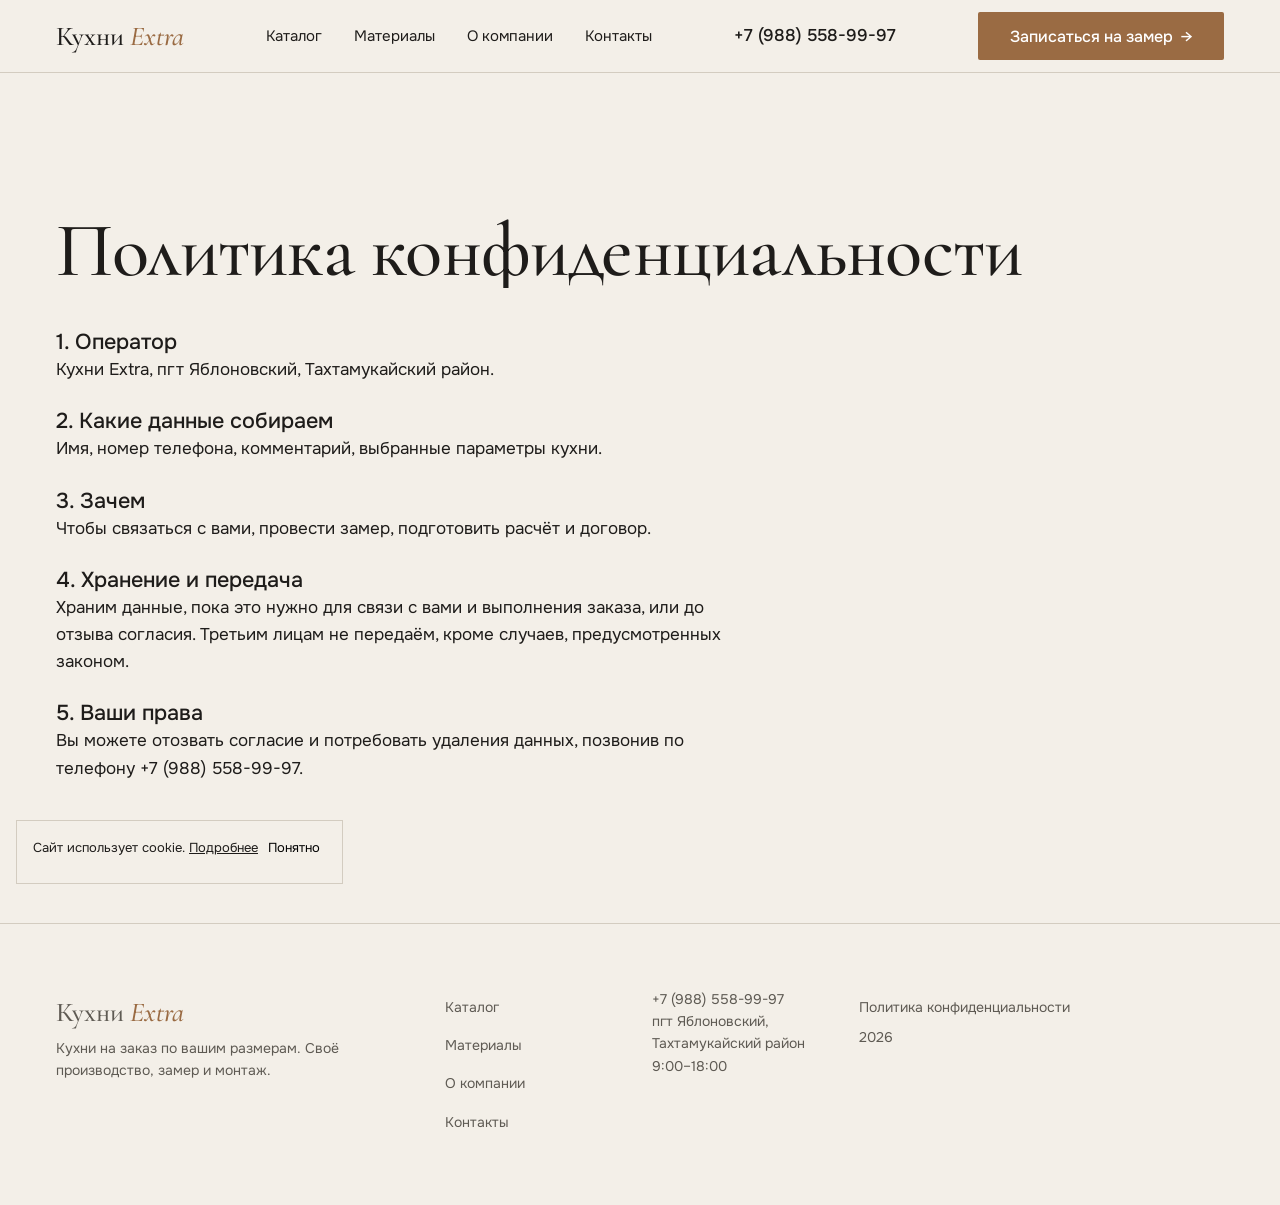
<file: privacy.html>
<!doctype html><html lang="ru"><head><meta charset="utf-8"><meta name="viewport" content="width=device-width,initial-scale=1"><link rel="preconnect" href="https://fonts.googleapis.com"><link rel="preconnect" href="https://fonts.gstatic.com" crossorigin><link href="https://fonts.googleapis.com/css2?family=Cormorant+Garamond:ital,wght@0,400;0,500;0,600;1,500&family=Onest:wght@400;500;600&subset=cyrillic,latin&display=swap" rel="stylesheet"><link rel="stylesheet" href="css/style.css">
<title>Политика конфиденциальности | Кухни Extra</title><meta name="description" content="Как Кухни Extra обрабатывает персональные данные."><meta property="og:title" content="Политика конфиденциальности | Кухни Extra"></head><body><main><section class=""><div class="wrap"><h1 data-lines="Политика конфиденциальности" style="font-size:clamp(3rem,6vw,5.5rem)"></h1><!-- Шаблон. Перед запуском показать юристу. --><div style="margin-top:40px;max-width:70ch"><h3>1. Оператор</h3><p>Кухни Extra, пгт Яблоновский, Тахтамукайский район.</p><h3 style="margin-top:24px">2. Какие данные собираем</h3><p>Имя, номер телефона, комментарий, выбранные параметры кухни.</p><h3 style="margin-top:24px">3. Зачем</h3><p>Чтобы связаться с вами, провести замер, подготовить расчёт и договор.</p><h3 style="margin-top:24px">4. Хранение и передача</h3><p>Храним данные, пока это нужно для связи с вами и выполнения заказа, или до отзыва согласия. Третьим лицам не передаём, кроме случаев, предусмотренных законом.</p><h3 style="margin-top:24px">5. Ваши права</h3><p>Вы можете отозвать согласие и потребовать удаления данных, позвонив по телефону +7 (988) 558-99-97.</p></div></div></section></main><script src="js/main.js"></script></body></html>
</file>
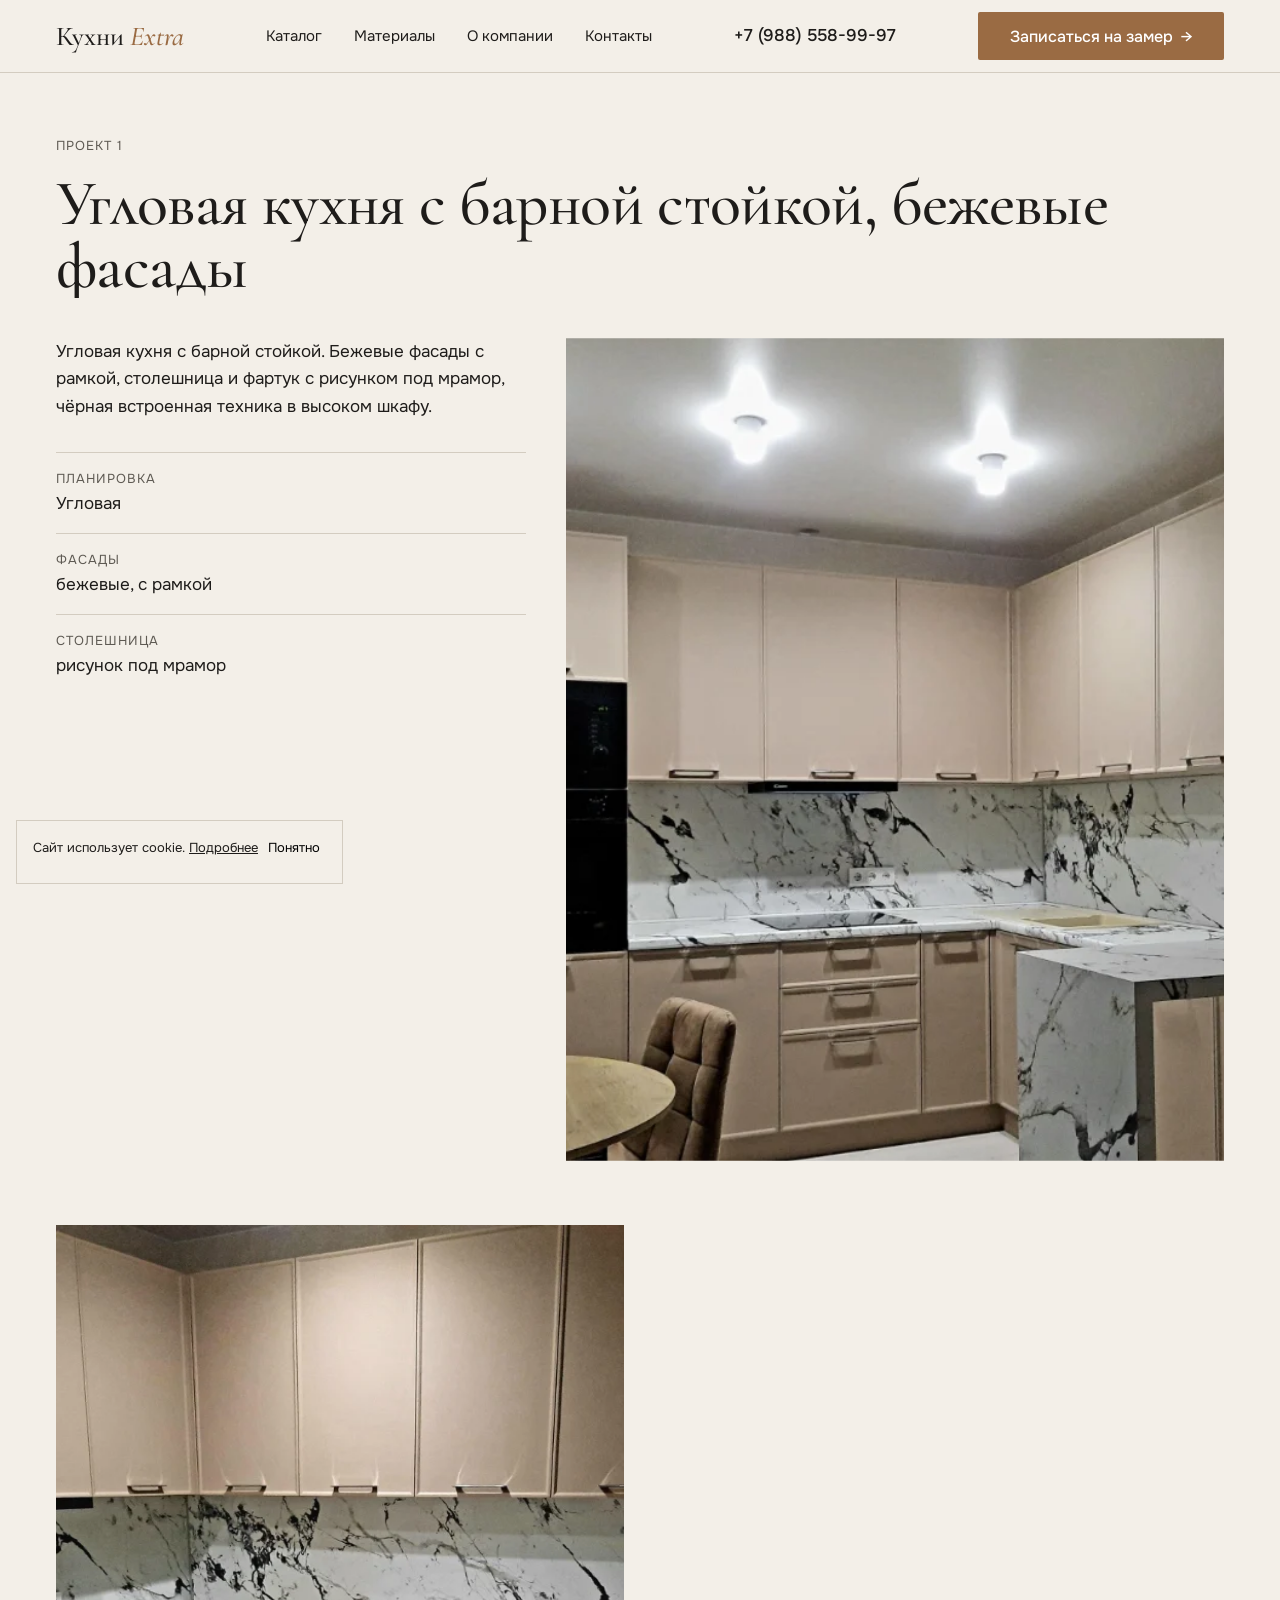
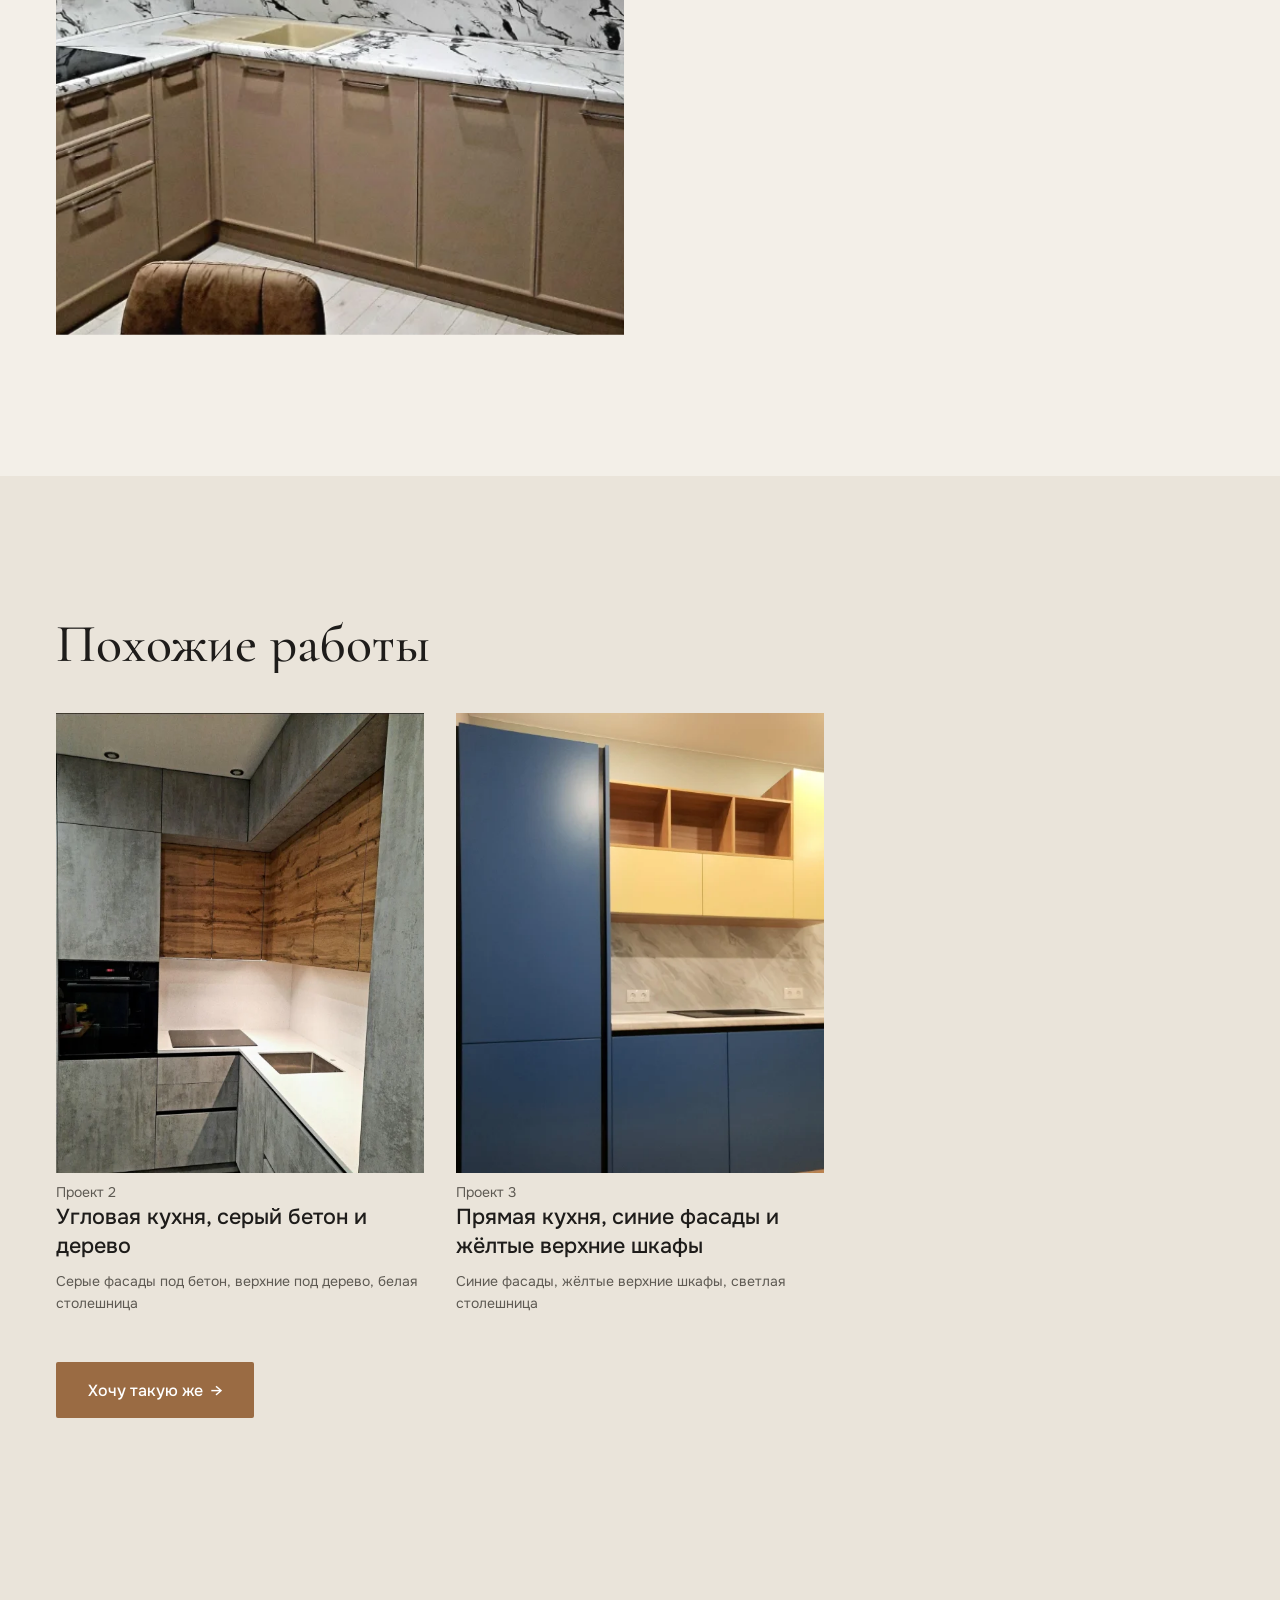
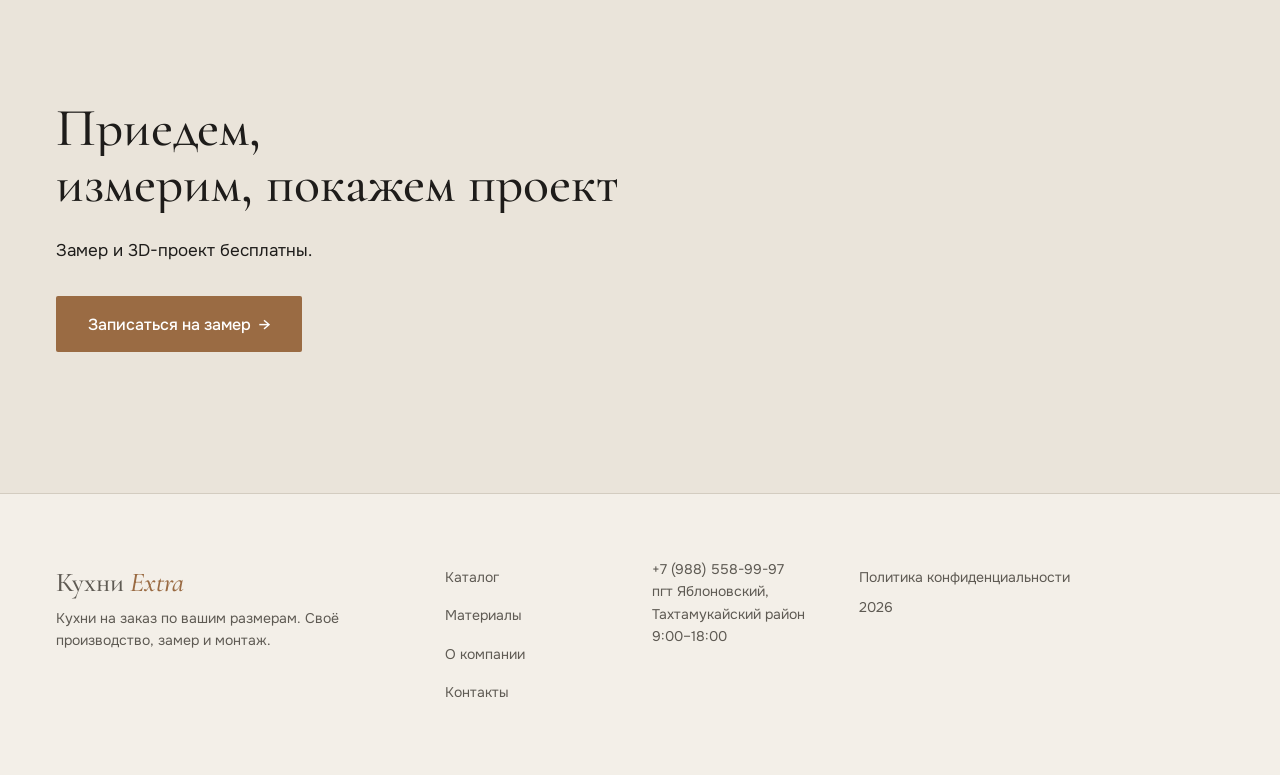
<file: project.html>
<!doctype html><html lang="ru"><head><meta charset="utf-8"><meta name="viewport" content="width=device-width,initial-scale=1"><link rel="preconnect" href="https://fonts.googleapis.com"><link rel="preconnect" href="https://fonts.gstatic.com" crossorigin><link href="https://fonts.googleapis.com/css2?family=Cormorant+Garamond:ital,wght@0,400;0,500;0,600;1,500&family=Onest:wght@400;500;600&subset=cyrillic,latin&display=swap" rel="stylesheet"><link rel="stylesheet" href="css/style.css">
<title>Проект кухни на заказ, Краснодар | Кухни Extra</title><meta name="description" content="Готовая кухня на заказ: параметры, задача, решение и результат. Кухни Extra, Краснодар."><meta property="og:title" content="Проект кухни на заказ, Краснодар | Кухни Extra"></head><body><main><div id="pj"></div><section class="alt"><div class="wrap"><h2 data-lines="Приедем,|измерим, покажем проект"></h2><p style="margin:24px 0 32px">Замер и 3D-проект бесплатны.</p><a class="btn" href="index.html#zamer">Записаться на замер <i>→</i></a></div></section></main><script src="js/main.js"></script></body></html>
</file>
<file: css/style.css>
/* 1. Переменные */
:root{--on-accent:#FFFFFF;--accent-light:#C58E60;--dark-line:#3A3733;--dark-mute:#A9A296;--dark-soft:#CFC9BE;--bg:#F3EFE8;--surface:#EAE4DA;--line:#D3CCC0;--ink:#1E1C1A;--ink-soft:#5E5A53;--accent:#9A6B43;--accent-dark:#7C5433;--dark-bg:#1B1A18;--on-dark:#EFEAE1;--ease:cubic-bezier(.22,.61,.36,1);--pad:24px;--gap:clamp(80px,11vw,160px)}
@media(min-width:1024px){:root{--pad:56px}}
/* 2. База */
*{box-sizing:border-box;margin:0}html{scroll-behavior:smooth}
body{background:var(--bg);color:var(--ink);font:400 17px/1.6 Onest,system-ui,sans-serif;overflow-x:hidden;font-feature-settings:"lnum" 1;font-variant-numeric:lining-nums;animation:fade .6s var(--ease)}
@keyframes fade{from{opacity:0}}
h1,h2,.serif{font-family:"Cormorant Garamond",Georgia,serif;font-weight:500}
h3{font:500 1.35rem/1.3 Onest,system-ui,sans-serif}
h1{font-size:clamp(3rem,7vw,7rem);line-height:.98;letter-spacing:-.01em}
h2{font-size:clamp(2.2rem,4.2vw,4rem);line-height:1.05}
em{font-style:italic;color:var(--accent)}p{max-width:62ch}
a{color:inherit}:focus-visible{outline:2px solid var(--accent);outline-offset:3px}
.wrap{max-width:1320px;margin:auto;padding:0 var(--pad)}
section{padding:var(--gap) 0}
.label{font-size:13px;letter-spacing:.08em;text-transform:uppercase;color:var(--ink-soft)}
.dark{background:var(--dark-bg);color:var(--on-dark)}.dark .label{color:var(--dark-mute)}.dark p{color:var(--dark-soft)}
.alt{background:var(--surface)}
.grid{display:grid;gap:40px}@media(min-width:900px){.g2{grid-template-columns:5fr 7fr}.g2r{grid-template-columns:7fr 5fr}}
/* 3. Кнопки */
.btn{position:relative;overflow:hidden;display:inline-flex;gap:8px;align-items:center;min-height:56px;padding:0 32px;background:var(--accent);color:var(--on-accent);border:0;border-radius:2px;font:500 16px Onest;text-decoration:none;cursor:pointer;isolation:isolate}
.btn::before{content:"";position:absolute;inset:0;background:var(--accent-dark);transform:translateY(101%);transition:transform .35s var(--ease);z-index:-1}
.btn:hover::before{transform:none}.btn i{font-style:normal;transition:transform .3s var(--ease)}.btn:hover i{transform:translateX(4px)}
.lnk{text-decoration:none;position:relative;padding-bottom:8px}.lnk::after{content:"";position:absolute;left:0;bottom:0;width:100%;height:1px;background:currentColor;transform:scaleX(.0);transform-origin:left;transition:transform .35s var(--ease)}.lnk:hover::after{transform:scaleX(1)}
/* 4. Шапка */
.hdr{position:fixed;top:0;left:0;right:0;z-index:50;background:var(--bg);border-bottom:1px solid var(--line);transition:transform .4s var(--ease)}
.hdr.hide{transform:translateY(-100%)}
.hdr .wrap{display:flex;align-items:center;justify-content:space-between;height:72px;gap:24px}
.logo{font:500 1.7rem "Cormorant Garamond",serif;text-decoration:none}.logo em{font-weight:500}
.nav{display:none;gap:32px}.nav a{text-decoration:none;font-size:15px}
.hdr .tel{display:none;text-decoration:none;font-weight:500}.hdr .btn{display:none;min-height:48px}
.burger{width:48px;height:48px;background:none;border:0;position:relative;cursor:pointer}
.burger span{position:absolute;left:16px;right:16px;height:1.5px;background:var(--ink);transition:transform .3s var(--ease)}
.burger span:first-child{top:16px}.burger span:last-child{top:32px}
.menu-open .burger span:first-child{transform:translateY(4px) rotate(45deg)}.menu-open .burger span:last-child{transform:translateY(-4px) rotate(-45deg)}
.mob{position:fixed;inset:0;background:var(--bg);z-index:40;padding:104px var(--pad);display:flex;flex-direction:column;gap:24px;visibility:hidden;opacity:0;transition:opacity .4s,visibility .4s}
.mob a{font:500 2.4rem "Cormorant Garamond",serif;text-decoration:none;transform:translateY(20px);opacity:0;transition:.6s var(--ease)}
.menu-open .mob{visibility:visible;opacity:1}.menu-open .mob a{transform:none;opacity:1}.menu-open .mob a:nth-child(2){transition-delay:.08s}.menu-open .mob a:nth-child(3){transition-delay:.16s}.menu-open .mob a:nth-child(4){transition-delay:.24s}
@media(min-width:1024px){.nav,.hdr .tel,.hdr .btn{display:flex}.burger{display:none}}
main{padding-top:72px}
/* 5. Появление */
.rv{opacity:0;transform:translateY(28px);transition:opacity .8s var(--ease),transform .8s var(--ease);transition-delay:var(--d,0s)}
.rv.in{opacity:1;transform:none}
.ln{display:block;overflow:hidden}.ln>span{display:block;transform:translateY(105%);transition:transform .9s var(--ease);transition-delay:var(--d,0s)}.in .ln>span,.ln.in>span{transform:none}
.ph{background:var(--surface);border:1px solid var(--line);display:flex;align-items:flex-end;padding:16px;font-size:13px;color:var(--ink-soft);width:100%;overflow:hidden}
.ph.reveal{clip-path:inset(0 0 100% 0);transition:clip-path 1s var(--ease)}.ph.reveal.in{clip-path:inset(0)}
.r45{aspect-ratio:4/5}.r32{aspect-ratio:3/2}.r11{aspect-ratio:1}
/* 6. Первый экран */
.hero{padding:clamp(40px,6vw,88px) 0 64px}
.hero .grid{align-items:end}.hero .sub{margin:24px 0 32px;color:var(--ink-soft);font-size:18px}
.hero .acts{display:flex;flex-wrap:wrap;gap:32px;align-items:center}
.facts{display:grid;grid-template-columns:repeat(3,1fr);gap:16px;border-top:1px solid var(--line);margin-top:56px;padding-top:24px}
.facts b{display:block;font:500 clamp(2rem,4vw,3.4rem)/1 "Cormorant Garamond",serif}
.hero .side{position:relative}.hero .small{display:none;position:absolute;left:-64px;bottom:-32px;width:34%}
@media(min-width:900px){.hero .small{display:flex}}
/* 7. Бегунок */
.mq{border-block:1px solid var(--line);overflow:hidden;white-space:nowrap;padding:24px 0}
.mq div{display:inline-block;animation:mq 50s linear infinite;font:italic 500 1.5rem "Cormorant Garamond",serif}.mq:hover div{animation-play-state:paused}
@keyframes mq{to{transform:translateX(-50%)}}
/* 8. Списки с номерами */
.nl{list-style:none;padding:0;margin-top:32px}.nl li{display:grid;grid-template-columns:64px 1fr;padding:24px 0;border-top:1px solid var(--line)}
.nl li:last-child{border-bottom:1px solid var(--line)}.nl b{font:500 1.6rem "Cormorant Garamond",serif;color:var(--accent)}
.steps li{grid-template-columns:96px 1fr;opacity:.45;transition:opacity .5s;border-color:var(--dark-line)}.steps li.on{opacity:1}.steps b{font-size:3rem;line-height:1}.steps h3{margin-bottom:8px}
.dark .steps li.on b{color:var(--accent-light)}
/* 9. Карточки */
.cards{display:grid;gap:48px 32px}@media(min-width:700px){.cards{grid-template-columns:1fr 1fr}}@media(min-width:1024px){.cards{grid-template-columns:repeat(3,1fr)}.cards.two{grid-template-columns:1fr 1fr}.cards.two>:nth-child(even){margin-top:80px}}
.card{text-decoration:none;display:block}.card .imgs{position:relative;overflow:hidden}.card .imgs .ph{transition:transform .6s var(--ease)}
.card .imgs .ph+.ph{position:absolute;inset:0;opacity:0;transition:opacity .4s;background:var(--line)}.card:hover .imgs .ph+.ph{opacity:1}.card:hover .imgs .ph:first-child{transform:scale(1.04)}
.card h3{margin-top:16px;display:inline}
.card h3{background:none;position:relative}.card h3::after{content:"";position:absolute;left:0;bottom:-2px;height:1px;width:100%;background:var(--accent);transform:scaleX(0);transform-origin:left;transition:transform .4s var(--ease)}.card:hover h3::after{transform:scaleX(1)}
.card small{display:block;color:var(--ink-soft);font-size:14px;margin-top:8px}
.tabs{display:flex;flex-wrap:wrap;gap:8px;margin:24px 0}.tabs button{min-height:48px;padding:0 24px;background:none;border:1px solid var(--line);border-radius:2px;font:500 15px Onest;cursor:pointer;transition:.3s}
.tabs button[aria-pressed=true]{border-color:var(--accent);color:var(--accent-dark)}
.card.fadein{animation:fade .6s var(--ease)}
/* 10. Квиз */
.quiz{background:var(--bg);border:1px solid var(--line);padding:clamp(24px,3vw,40px)}
.bar{height:2px;background:var(--line);margin:16px 0 32px}.bar i{display:block;height:100%;background:var(--accent);width:20%;transition:width .5s var(--ease)}
.step{animation:stepin .5s var(--ease)}@keyframes stepin{from{opacity:0;transform:translateX(30px)}}
.opts{display:grid;gap:8px;margin:24px 0}@media(min-width:600px){.opts.pl{grid-template-columns:repeat(3,1fr)}}
.opt{display:flex;flex-direction:column;gap:8px;min-height:56px;padding:16px 16px;border:1px solid var(--line);background:none;border-radius:2px;text-align:left;font:400 16px Onest;cursor:pointer;transition:border-color .3s}
.opt:hover{border-color:var(--ink-soft)}.opt[aria-pressed=true]{border-color:var(--accent);box-shadow:inset 0 0 0 1px var(--accent)}
.opt svg{width:100%;height:56px;stroke:var(--ink);fill:none;stroke-width:1.5}
.qn{display:flex;justify-content:space-between;margin-top:24px;gap:16px}.qn .btn[hidden]{display:none}
.ghost{background:none;color:var(--ink);border:1px solid var(--line)}.ghost::before{background:var(--surface)}
/* 11. Формы */
.f{display:grid;gap:16px}.f label{display:grid;gap:8px;font-size:14px;color:var(--ink-soft)}
.f input,.f textarea,.f select{min-height:56px;padding:16px 16px;border:1px solid var(--line);border-radius:2px;background:var(--bg);font:400 17px Onest;color:var(--ink)}
.dark .f input,.dark .f textarea,.dark .f select{background:transparent;border-color:var(--dark-mute);color:var(--on-dark)}.dark .f select option{background:var(--dark-bg)}.dark .f label{color:var(--dark-mute)}
.f .chk{display:flex;gap:8px;align-items:flex-start;font-size:14px}.f .chk input{min-height:0;width:20px;height:24px;margin-top:8px;accent-color:var(--accent)}
.err{color:var(--accent-dark);font-weight:500;font-size:14px;min-height:1em}.dark .err{color:var(--on-dark)}
/* 12. Цифры, FAQ */
.nums{display:grid;grid-template-columns:repeat(2,1fr)}@media(min-width:900px){.nums{grid-template-columns:repeat(4,1fr)}}
.nums div{padding:32px 0;border-top:1px solid var(--line)}.nums b{display:block;font:500 clamp(3rem,6vw,5.5rem)/1 "Cormorant Garamond",serif}
details{border-top:1px solid var(--line)}details:last-child{border-bottom:1px solid var(--line)}
summary{cursor:pointer;list-style:none;padding:24px 0;font:500 1.25rem/1.4 Onest,system-ui,sans-serif;display:flex;justify-content:space-between;gap:24px}
summary::after{content:"+";color:var(--accent);transition:transform .3s}details[open] summary::after{transform:rotate(45deg)}
details .a{display:grid;grid-template-rows:0fr;transition:grid-template-rows .4s var(--ease)}details[open] .a{grid-template-rows:1fr}.a>div{overflow:hidden}.a p{padding-bottom:24px;color:var(--ink-soft)}
.ftr{padding:64px 0;border-top:1px solid var(--line);font-size:14px;color:var(--ink-soft)}.ftr .wrap{display:grid;gap:24px}@media(min-width:900px){.ftr .wrap{grid-template-columns:2fr 1fr 1fr 2fr}}.ftr a{display:block;text-decoration:none;padding:8px 0}
.cookie{position:fixed;left:16px;bottom:16px;max-width:340px;background:var(--bg);border:1px solid var(--line);padding:16px;font-size:13px;z-index:60}
@media(prefers-reduced-motion:reduce){*{animation:none!important;transition:none!important}.rv,.ln>span{opacity:1!important;transform:none!important}.ph.reveal{clip-path:none!important}}

/* 13. Фото */
img.pi{display:block;width:100%;aspect-ratio:4/5;object-fit:cover;transition:transform .6s var(--ease)}
.card .imgs img.pi+img.pi{position:absolute;inset:0;opacity:0;transition:opacity .4s}.card:hover .imgs img.pi+img.pi{opacity:1}.card:hover .imgs img.pi:first-child{transform:scale(1.04)}
img.reveal{clip-path:inset(0 0 100% 0);transition:clip-path 1s var(--ease)}img.reveal.in{clip-path:inset(0)}
.hero img{display:block;width:100%;object-fit:cover}.hero .hi{aspect-ratio:4/5}.hero .small{aspect-ratio:1;border:8px solid var(--bg)}
dd{margin:0}td,th{padding:8px 8px 8px 0}
@media(prefers-reduced-motion:reduce){img.reveal{clip-path:none!important}}
img.pi,.hero img{height:auto}

/* 14. Строки материалов и команды */
.mat{display:grid;gap:48px}@media(min-width:900px){.mat{grid-template-columns:5fr 7fr;align-items:start}}
.mrow{display:grid;gap:8px 24px;padding:32px 0;border-top:1px solid var(--line)}.mrow:last-child{border-bottom:1px solid var(--line)}
@media(min-width:700px){.mrow{grid-template-columns:1fr 2fr;align-items:baseline}}.mrow h3{margin:0}.mrow p{margin:0}
@media(max-width:599px){.facts{grid-template-columns:1fr}}

/* 15. Hero, образцы, состояния */
.hero h1{font-size:clamp(2.5rem,5vw,4.5rem);line-height:1.04;text-wrap:balance}
.hero .hl{font-size:14px;color:var(--ink);margin-bottom:24px}
.phone{font:500 1.5rem/1 Onest,system-ui,sans-serif;text-decoration:none}
.pw{display:block;width:100%;height:auto;aspect-ratio:3/2;object-fit:cover}
.sw{display:grid;grid-template-columns:1fr 1fr;gap:16px}.sw figure{margin:0}.sw img{display:block;width:100%;height:auto;aspect-ratio:3/2;object-fit:cover}.sw figcaption{margin-top:8px}
.btn:disabled{opacity:.4;cursor:not-allowed}.btn:disabled::before{display:none}
</file>
